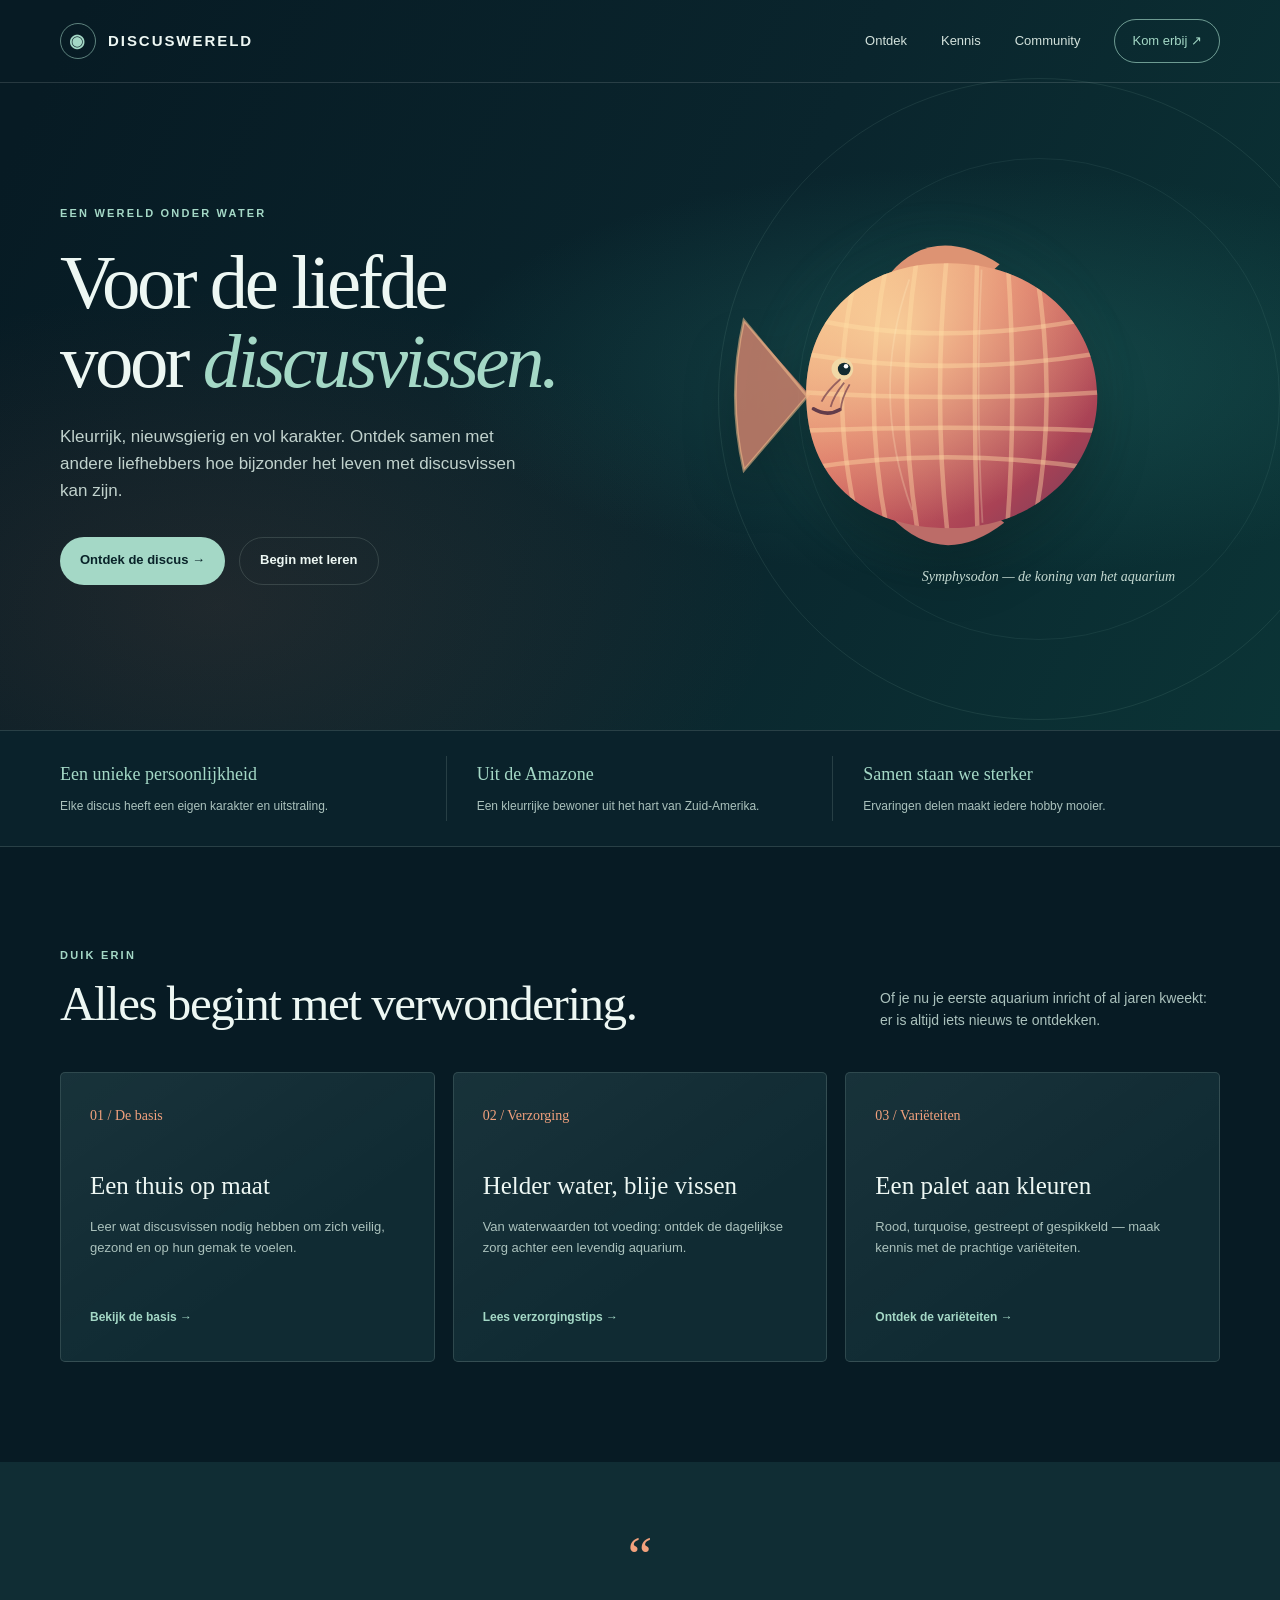
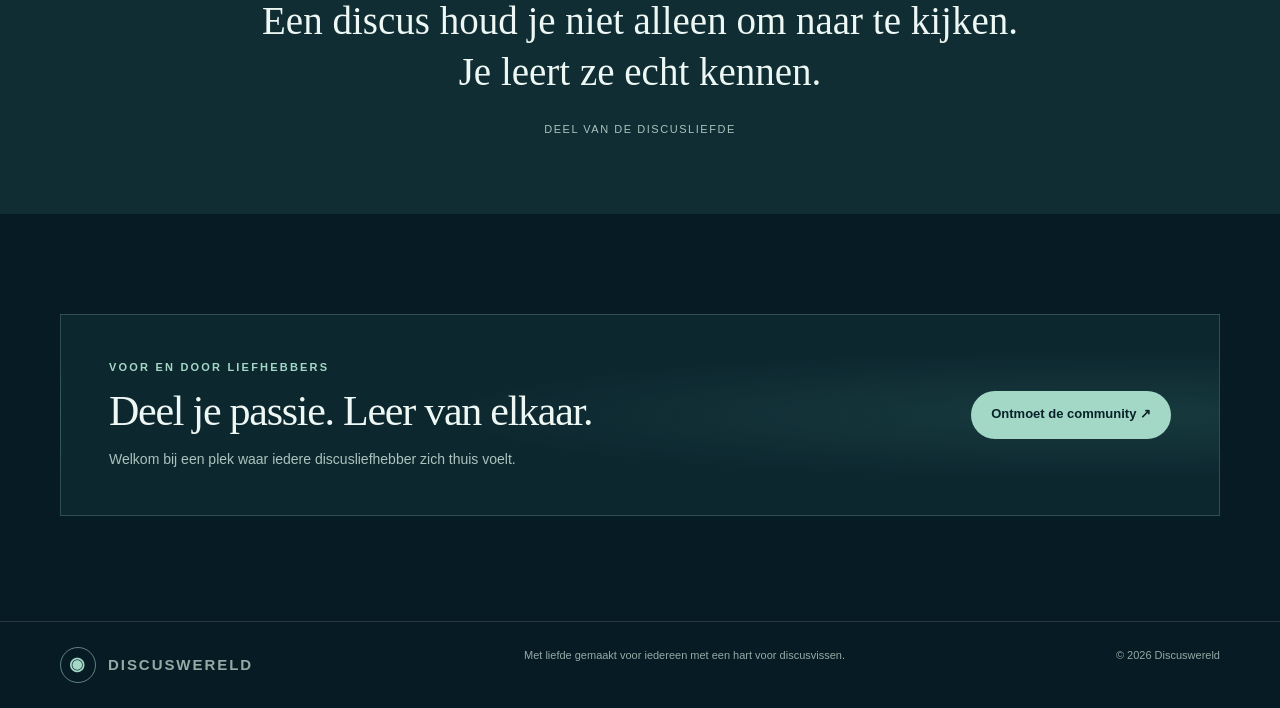
<file: index.html>
<!DOCTYPE html>
<html lang="nl">
<head>
  <meta charset="utf-8">
  <meta name="viewport" content="width=device-width, initial-scale=1">
  <meta name="theme-color" content="#071b24">
  <meta name="description" content="Ontdek de fascinerende wereld van discusvissen. Tips, inspiratie en een warme community voor iedere discusliefhebber.">
  <title>Discuswereld — voor liefhebbers van discusvissen</title>
  <style>
    :root {
      color-scheme: dark;
      --ink: #edf7f3;
      --muted: #abc2bd;
      --deep: #071b24;
      --panel: #102b33;
      --mint: #a4d8c6;
      --coral: #f2a17d;
      --line: rgba(222, 244, 235, .14);
      --serif: Georgia, 'Times New Roman', serif;
      --sans: 'Avenir Next', Avenir, 'Segoe UI', sans-serif;
    }
    * { box-sizing: border-box; }
    html { scroll-behavior: smooth; }
    body { margin: 0; background: var(--deep); color: var(--ink); font-family: var(--sans); line-height: 1.6; }
    a { color: inherit; text-decoration: none; }
    .wrap { width: min(1160px, calc(100% - 48px)); margin-inline: auto; }
    .topbar { position: absolute; z-index: 2; top: 0; left: 0; right: 0; border-bottom: 1px solid rgba(255,255,255,.13); }
    .nav { min-height: 82px; display: flex; align-items: center; justify-content: space-between; gap: 30px; }
    .brand { display: flex; align-items: center; gap: 12px; font-size: 15px; font-weight: 750; letter-spacing: .13em; text-transform: uppercase; }
    .brand-mark { width: 36px; height: 36px; display: grid; place-items: center; border: 1px solid rgba(164,216,198,.55); border-radius: 50%; color: var(--mint); font-size: 18px; }
    .nav-links { display: flex; align-items: center; gap: 34px; color: #d3e2dc; font-size: 13px; }
    .nav-links a:hover { color: var(--mint); }
    .nav-cta { padding: 11px 17px; border: 1px solid rgba(164,216,198,.65); border-radius: 999px; color: var(--mint); }
    .hero { min-height: 730px; padding: 150px 0 90px; position: relative; overflow: hidden; display: flex; align-items: center; background: radial-gradient(ellipse at 76% 51%, rgba(35,111,105,.42), transparent 39%), radial-gradient(ellipse at 17% 83%, rgba(170,92,73,.14), transparent 37%), linear-gradient(115deg, #071b24 5%, #0a252d 55%, #0b3436 100%); }
    .hero::before, .hero::after { content: ''; position: absolute; pointer-events: none; border: 1px solid rgba(164,216,198,.1); border-radius: 50%; width: 640px; height: 640px; right: -80px; top: 78px; }
    .hero::after { width: 480px; height: 480px; right: 0; top: 158px; border-color: rgba(164,216,198,.08); }
    .hero-grid { position: relative; z-index: 1; display: grid; grid-template-columns: 1fr 1fr; align-items: center; gap: 40px; }
    .eyebrow { color: var(--mint); font-size: 11px; font-weight: 700; letter-spacing: .2em; text-transform: uppercase; }
    h1, h2, h3, p { margin-top: 0; }
    h1 { max-width: 600px; margin: 20px 0 22px; font-family: var(--serif); font-size: clamp(48px, 6vw, 78px); font-weight: 400; letter-spacing: -.045em; line-height: 1.03; }
    h1 em { color: var(--mint); font-weight: 400; }
    .hero-copy { max-width: 480px; color: #c1d2cd; font-size: 17px; }
    .actions { display: flex; gap: 14px; align-items: center; margin-top: 32px; }
    .button { display: inline-flex; align-items: center; justify-content: center; min-height: 48px; padding: 0 20px; border-radius: 999px; font-size: 13px; font-weight: 700; transition: transform .2s, background .2s; }
    .button:hover { transform: translateY(-2px); }
    .button-primary { background: var(--mint); color: #092329; }
    .button-secondary { border: 1px solid var(--line); color: var(--ink); }
    .fish-stage { min-height: 420px; position: relative; display: grid; place-items: center; }
    .aqua-glow { position: absolute; width: 390px; height: 390px; border-radius: 50%; background: radial-gradient(circle, rgba(117,194,172,.2), rgba(33,103,103,.09) 48%, transparent 70%); filter: blur(5px); }
    .fish { width: min(100%, 470px); position: relative; filter: drop-shadow(0 26px 26px rgba(0,0,0,.24)); animation: drift 6s ease-in-out infinite; }
    @keyframes drift { 0%,100% { transform: translateY(0) rotate(-1deg); } 50% { transform: translateY(-12px) rotate(1deg); } }
    .fish-caption { position: absolute; bottom: 17px; right: 8%; color: #c6dbd3; font-family: var(--serif); font-size: 14px; font-style: italic; }
    .intro-strip { border-top: 1px solid var(--line); border-bottom: 1px solid var(--line); background: #0a222b; }
    .strip-grid { display: grid; grid-template-columns: repeat(3, 1fr); padding: 25px 0; }
    .strip-item { padding: 4px 30px; border-right: 1px solid var(--line); }
    .strip-item:first-child { padding-left: 0; }
    .strip-item:last-child { border: 0; }
    .strip-item strong { display: block; margin-bottom: 3px; color: var(--mint); font-family: var(--serif); font-size: 18px; font-weight: 400; }
    .strip-item span { color: var(--muted); font-size: 12px; }
    section { padding: 100px 0; }
    .section-heading { display: flex; justify-content: space-between; align-items: end; gap: 30px; margin-bottom: 40px; }
    h2 { max-width: 590px; margin: 12px 0 0; font-family: var(--serif); font-size: clamp(34px, 4vw, 49px); font-weight: 400; letter-spacing: -.03em; line-height: 1.12; }
    .section-note { max-width: 340px; margin: 0; color: var(--muted); font-size: 14px; }
    .cards { display: grid; grid-template-columns: repeat(3, 1fr); gap: 18px; }
    .card { min-height: 290px; padding: 29px; border: 1px solid var(--line); border-radius: 5px; background: linear-gradient(145deg, rgba(255,255,255,.035), transparent 64%), var(--panel); transition: transform .2s, border-color .2s; }
    .card:hover { transform: translateY(-4px); border-color: rgba(164,216,198,.46); }
    .card-number { color: var(--coral); font-family: var(--serif); font-size: 14px; }
    .card h3 { margin: 39px 0 11px; font-family: var(--serif); font-size: 25px; font-weight: 400; }
    .card p { min-height: 66px; margin-bottom: 20px; color: var(--muted); font-size: 13px; }
    .card-link { color: var(--mint); font-size: 12px; font-weight: 700; }
    .quote-section { padding: 73px 0; background: #102d34; }
    .quote { max-width: 840px; margin: 0 auto; text-align: center; }
    .quote-mark { color: var(--coral); font-family: var(--serif); font-size: 55px; line-height: .8; }
    blockquote { margin: 17px 0 18px; font-family: var(--serif); font-size: clamp(25px, 3.4vw, 39px); line-height: 1.3; }
    .quote small { color: var(--muted); font-size: 11px; letter-spacing: .14em; text-transform: uppercase; }
    .community { padding-bottom: 105px; }
    .community-panel { display: flex; justify-content: space-between; align-items: center; gap: 35px; padding: 44px 48px; border: 1px solid rgba(164,216,198,.22); background: radial-gradient(ellipse at 90% 50%, rgba(67,140,126,.19), transparent 45%), #0d272f; }
    .community-panel h2 { max-width: 580px; font-size: clamp(30px, 4vw, 42px); }
    .community-panel p { margin: 13px 0 0; color: var(--muted); font-size: 14px; }
    footer { border-top: 1px solid var(--line); padding: 25px 0; color: #93aaa5; font-size: 11px; }
    .footer-inner { display: flex; justify-content: space-between; gap: 20px; }
    @media (max-width: 760px) {
      .wrap { width: min(100% - 36px, 560px); }
      .nav { min-height: 70px; }
      .nav-links { gap: 16px; }
      .nav-links a:not(.nav-cta) { display: none; }
      .hero { min-height: auto; padding: 130px 0 55px; }
      .hero-grid { grid-template-columns: 1fr; gap: 10px; }
      h1 { font-size: clamp(48px, 13vw, 68px); }
      .fish-stage { min-height: 300px; }
      .fish { width: min(100%, 390px); }
      .aqua-glow { width: 300px; height: 300px; }
      .fish-caption { bottom: 0; right: 12%; }
      .strip-grid { grid-template-columns: 1fr; gap: 16px; padding: 21px 0; }
      .strip-item, .strip-item:first-child { padding: 0; border: 0; }
      section { padding: 72px 0; }
      .section-heading { display: block; }
      .section-note { margin-top: 17px; }
      .cards { grid-template-columns: 1fr; }
      .card { min-height: 0; }
      .card h3 { margin-top: 24px; }
      .card p { min-height: 0; }
      .community-panel { display: block; padding: 30px 25px; }
      .community-panel .button { margin-top: 22px; }
      .footer-inner { flex-direction: column; }
    }
    @media (prefers-reduced-motion: reduce) { *, *::before, *::after { scroll-behavior: auto !important; animation-duration: .01ms !important; transition-duration: .01ms !important; } }
  </style>
</head>
<body>
  <header class="topbar">
    <nav class="nav wrap" aria-label="Hoofdnavigatie">
      <a class="brand" href="#home" aria-label="Discuswereld startpagina"><span class="brand-mark" aria-hidden="true">◉</span> Discuswereld</a>
      <div class="nav-links">
        <a href="#ontdek">Ontdek</a>
        <a href="#kennis">Kennis</a>
        <a href="#community">Community</a>
        <a class="nav-cta" href="#community">Kom erbij <span aria-hidden="true">↗</span></a>
      </div>
    </nav>
  </header>

  <main>
    <section class="hero" id="home">
      <div class="hero-grid wrap">
        <div>
          <div class="eyebrow">Een wereld onder water</div>
          <h1>Voor de liefde<br>voor <em>discusvissen.</em></h1>
          <p class="hero-copy">Kleurrijk, nieuwsgierig en vol karakter. Ontdek samen met andere liefhebbers hoe bijzonder het leven met discusvissen kan zijn.</p>
          <div class="actions">
            <a class="button button-primary" href="#ontdek">Ontdek de discus <span aria-hidden="true">&nbsp;→</span></a>
            <a class="button button-secondary" href="#kennis">Begin met leren</a>
          </div>
        </div>
        <div class="fish-stage" aria-label="Illustratie van een kleurrijke discusvis">
          <div class="aqua-glow"></div>
          <svg class="fish" viewBox="0 0 520 390" role="img" aria-labelledby="fish-title">
            <title id="fish-title">Kleurrijke discusvis in het water</title>
            <defs>
              <linearGradient id="body" x1="0" y1="0" x2="1" y2="1"><stop stop-color="#f7bc84"/><stop offset=".42" stop-color="#d96d62"/><stop offset=".78" stop-color="#a94255"/><stop offset="1" stop-color="#713c5b"/></linearGradient>
              <radialGradient id="shine" cx=".3" cy=".24" r=".75"><stop stop-color="#ffe5a7" stop-opacity=".72"/><stop offset="1" stop-color="#ffe5a7" stop-opacity="0"/></radialGradient>
              <clipPath id="fishclip"><path d="M112 195C112 104 177 48 270 49c97 0 163 66 164 146 1 78-64 146-162 147-96 1-160-54-160-147Z"/></clipPath>
            </defs>
            <path d="M115 194 43 112q-19 83 0 166l72-84Z" fill="#d78670" opacity=".8"/>
            <path d="M204 61Q253 4 326 50l-25 23-63 2Z" fill="#dd9373"/>
            <path d="M205 329q57 60 126 7l-30-24-61-1Z" fill="#bc6c68"/>
            <path d="M112 195C112 104 177 48 270 49c97 0 163 66 164 146 1 78-64 146-162 147-96 1-160-54-160-147Z" fill="url(#body)"/>
            <g clip-path="url(#fishclip)" fill="none" stroke="#ffd6a2" stroke-opacity=".42" stroke-width="5">
              <path d="M174 36q-45 150 0 321M205 31q-37 160 0 330M238 22q-30 170 0 340M270 18q-20 177 0 345M302 23q-7 170 0 336M334 34q12 159 0 313M366 53q24 145 0 274"/>
              <path d="M95 105q164 43 356 0M87 145q180 35 370 0M84 190q190 14 378 0M87 235q179-8 369 0M99 278q166-29 344 0"/>
            </g>
            <path d="M112 195C112 104 177 48 270 49c97 0 163 66 164 146 1 78-64 146-162 147-96 1-160-54-160-147Z" fill="url(#shine)"/>
            <path d="M112 195 43 112q-19 83 0 166l72-84Z" fill="none" stroke="#f2bd8c" stroke-opacity=".55" stroke-width="3"/>
            <circle cx="152" cy="166" r="12" fill="#f1d8a6"/><circle cx="154" cy="166" r="7" fill="#122b30"/><circle cx="156" cy="163" r="2.5" fill="white"/>
            <path d="M120 210q15 9 29 1" fill="none" stroke="#623c4a" stroke-width="4" stroke-linecap="round"/>
            <path d="M150 177q-15 13-21 25m25-21q-12 15-15 27m21-25q-9 15-10 29" fill="none" stroke="#733f4d" stroke-opacity=".7" stroke-width="2"/>
            <path d="M226 67q-44 125 3 255m77-266q-7 144 1 280" fill="none" stroke="#fff0c1" stroke-opacity=".25" stroke-width="2"/>
          </svg>
          <div class="fish-caption">Symphysodon — de koning van het aquarium</div>
        </div>
      </div>
    </section>

    <div class="intro-strip">
      <div class="strip-grid wrap">
        <div class="strip-item"><strong>Een unieke persoonlijkheid</strong><span>Elke discus heeft een eigen karakter en uitstraling.</span></div>
        <div class="strip-item"><strong>Uit de Amazone</strong><span>Een kleurrijke bewoner uit het hart van Zuid-Amerika.</span></div>
        <div class="strip-item"><strong>Samen staan we sterker</strong><span>Ervaringen delen maakt iedere hobby mooier.</span></div>
      </div>
    </div>

    <section id="ontdek">
      <div class="wrap">
        <div class="section-heading">
          <div><div class="eyebrow">Duik erin</div><h2>Alles begint met verwondering.</h2></div>
          <p class="section-note">Of je nu je eerste aquarium inricht of al jaren kweekt: er is altijd iets nieuws te ontdekken.</p>
        </div>
        <div class="cards" id="kennis">
          <article class="card"><span class="card-number">01 / De basis</span><h3>Een thuis op maat</h3><p>Leer wat discusvissen nodig hebben om zich veilig, gezond en op hun gemak te voelen.</p><a class="card-link" href="#community">Bekijk de basis <span aria-hidden="true">→</span></a></article>
          <article class="card"><span class="card-number">02 / Verzorging</span><h3>Helder water, blije vissen</h3><p>Van waterwaarden tot voeding: ontdek de dagelijkse zorg achter een levendig aquarium.</p><a class="card-link" href="#community">Lees verzorgingstips <span aria-hidden="true">→</span></a></article>
          <article class="card"><span class="card-number">03 / Variëteiten</span><h3>Een palet aan kleuren</h3><p>Rood, turquoise, gestreept of gespikkeld — maak kennis met de prachtige variëteiten.</p><a class="card-link" href="#community">Ontdek de variëteiten <span aria-hidden="true">→</span></a></article>
        </div>
      </div>
    </section>

    <section class="quote-section">
      <div class="quote wrap"><div class="quote-mark" aria-hidden="true">“</div><blockquote>Een discus houd je niet alleen om naar te kijken.<br>Je leert ze echt kennen.</blockquote><small>Deel van de discusliefde</small></div>
    </section>

    <section class="community" id="community">
      <div class="community-panel wrap">
        <div><div class="eyebrow">Voor en door liefhebbers</div><h2>Deel je passie. Leer van elkaar.</h2><p>Welkom bij een plek waar iedere discusliefhebber zich thuis voelt.</p></div>
        <a class="button button-primary" href="mailto:hallo@discuswereld.nl?subject=Ik%20wil%20meer%20weten">Ontmoet de community <span aria-hidden="true">&nbsp;↗</span></a>
      </div>
    </section>
  </main>

  <footer><div class="footer-inner wrap"><a class="brand" href="#home"><span class="brand-mark" aria-hidden="true">◉</span> Discuswereld</a><span>Met liefde gemaakt voor iedereen met een hart voor discusvissen.</span><span>© 2026 Discuswereld</span></div></footer>
</body>
</html>
</file>
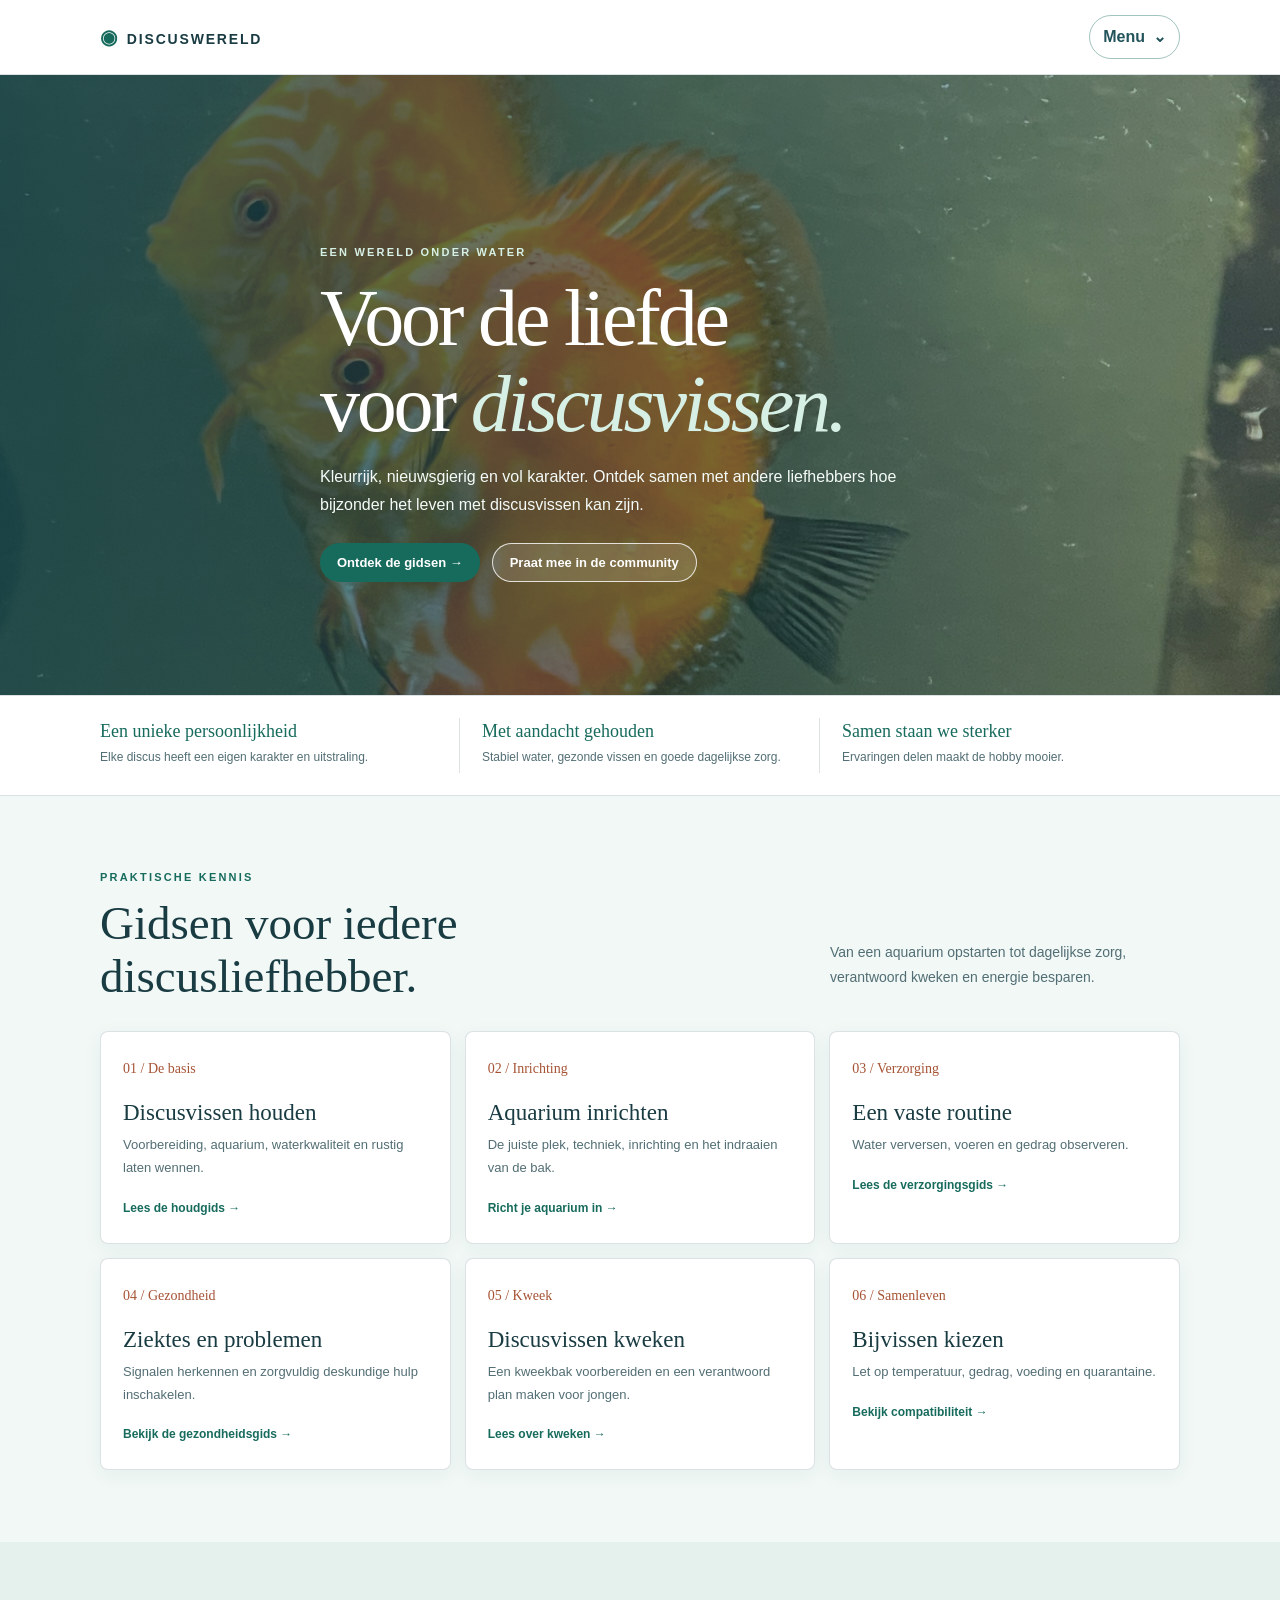
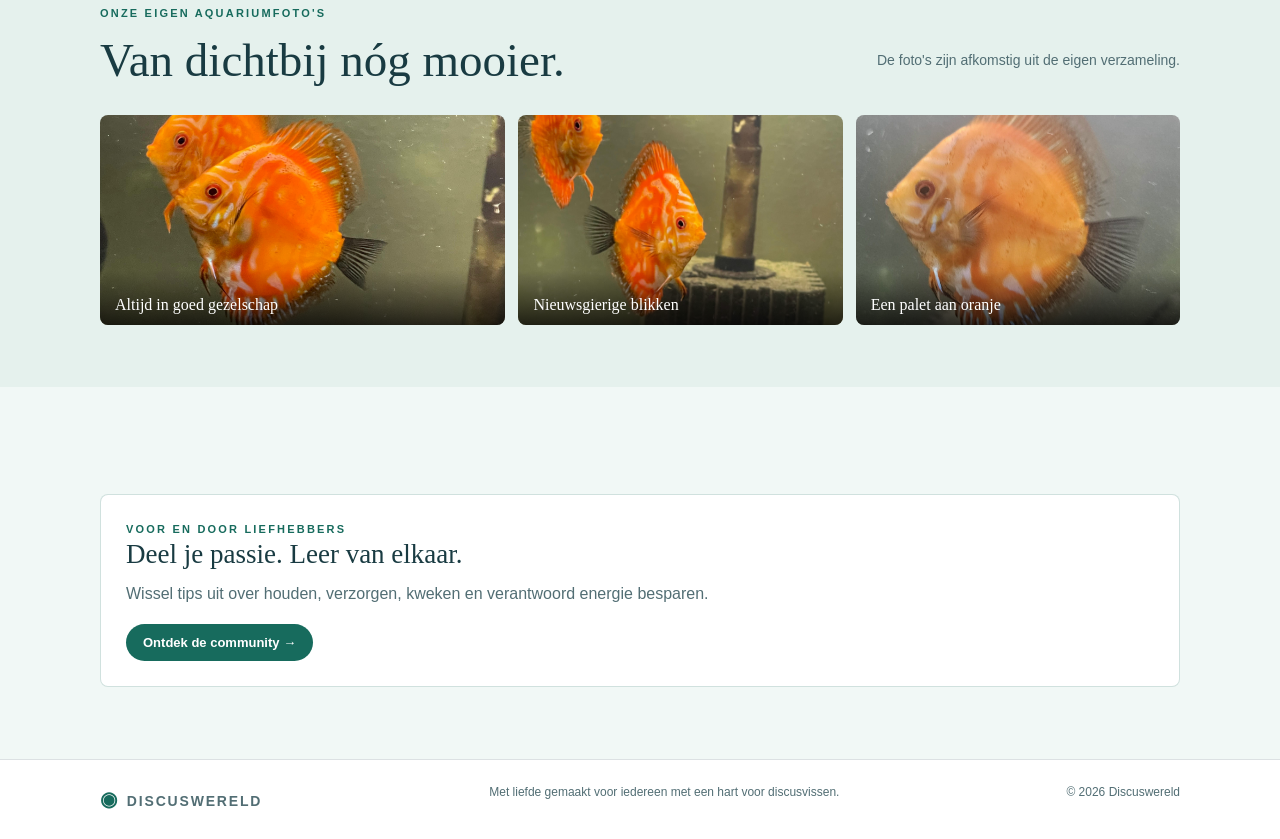
<file: Public/index.html>
<!DOCTYPE html><html lang="nl"><head><meta charset="utf-8"><meta name="viewport" content="width=device-width, initial-scale=1"><meta name="description" content="Discuswereld: praktische informatie over discusvissen houden, aquarium inrichten, verzorgen, gezondheid, kweken en bijvissen."><meta name="theme-color" content="#f1f8f6"><title>Discuswereld — voor liefhebbers van discusvissen</title><link rel="stylesheet" href="site.css"></head><body><header class="topbar"><nav class="nav wrap" aria-label="Hoofdnavigatie"><a class="brand" href="index.html"><b>◉</b>Discuswereld</a><details class="nav-menu"><summary>Menu</summary><div class="nav-menu-items"><a href="index.html">Home</a><a href="houden.html">Houden</a><a href="aquarium-inrichten.html">Aquarium inrichten</a><a href="verzorging.html">Verzorging</a><a href="ziektes-problemen.html">Gezondheid</a><a href="kweken.html">Kweken</a><a href="bijvissen.html">Bijvissen</a><a href="discussieruimte.html">Discussieruimte</a><a href="community.html">Community</a></div></details></nav></header><main style="padding:0"><section class="home-hero"><div class="wrap home-copy"><div class="eyebrow">Een wereld onder water</div><h1>Voor de liefde<br>voor <em>discusvissen.</em></h1><p class="hero-copy">Kleurrijk, nieuwsgierig en vol karakter. Ontdek samen met andere liefhebbers hoe bijzonder het leven met discusvissen kan zijn.</p><div class="actions"><a class="button" href="#gidsen">Ontdek de gidsen →</a><a class="button button-outline" href="community.html">Praat mee in de community</a></div></div></section><div class="intro-strip"><div class="strip-grid wrap"><div class="strip-item"><strong>Een unieke persoonlijkheid</strong><span>Elke discus heeft een eigen karakter en uitstraling.</span></div><div class="strip-item"><strong>Met aandacht gehouden</strong><span>Stabiel water, gezonde vissen en goede dagelijkse zorg.</span></div><div class="strip-item"><strong>Samen staan we sterker</strong><span>Ervaringen delen maakt de hobby mooier.</span></div></div></div><section class="content-section" id="gidsen"><div class="wrap"><div class="section-heading"><div><div class="eyebrow">Praktische kennis</div><h2>Gidsen voor iedere discusliefhebber.</h2></div><p class="section-note">Van een aquarium opstarten tot dagelijkse zorg, verantwoord kweken en energie besparen.</p></div><div class="cards"><article class="card"><span class="card-number">01 / De basis</span><h3>Discusvissen houden</h3><p>Voorbereiding, aquarium, waterkwaliteit en rustig laten wennen.</p><a class="card-link" href="houden.html">Lees de houdgids →</a></article><article class="card"><span class="card-number">02 / Inrichting</span><h3>Aquarium inrichten</h3><p>De juiste plek, techniek, inrichting en het indraaien van de bak.</p><a class="card-link" href="aquarium-inrichten.html">Richt je aquarium in →</a></article><article class="card"><span class="card-number">03 / Verzorging</span><h3>Een vaste routine</h3><p>Water verversen, voeren en gedrag observeren.</p><a class="card-link" href="verzorging.html">Lees de verzorgingsgids →</a></article><article class="card"><span class="card-number">04 / Gezondheid</span><h3>Ziektes en problemen</h3><p>Signalen herkennen en zorgvuldig deskundige hulp inschakelen.</p><a class="card-link" href="ziektes-problemen.html">Bekijk de gezondheidsgids →</a></article><article class="card"><span class="card-number">05 / Kweek</span><h3>Discusvissen kweken</h3><p>Een kweekbak voorbereiden en een verantwoord plan maken voor jongen.</p><a class="card-link" href="kweken.html">Lees over kweken →</a></article><article class="card"><span class="card-number">06 / Samenleven</span><h3>Bijvissen kiezen</h3><p>Let op temperatuur, gedrag, voeding en quarantaine.</p><a class="card-link" href="bijvissen.html">Bekijk compatibiliteit →</a></article></div></div></section><section class="gallery-section"><div class="wrap"><div class="section-heading"><div><div class="eyebrow">Onze eigen aquariumfoto's</div><h2>Van dichtbij nóg mooier.</h2></div><p class="section-note">De foto's zijn afkomstig uit de eigen verzameling.</p></div><div class="gallery-grid"><figure class="gallery-figure"><img src="./images/WhatsApp%20Image%202026-10-30%20at%2021.24.17%20(1).jpeg" alt="Twee oranje discusvissen zwemmen samen" loading="lazy"><figcaption>Altijd in goed gezelschap</figcaption></figure><figure class="gallery-figure"><img src="./images/WhatsApp%20Image%202026-10-30%20at%2021.24.17%20(2).jpeg" alt="Oranje discusvissen in een aquarium" loading="lazy"><figcaption>Nieuwsgierige blikken</figcaption></figure><figure class="gallery-figure"><img src="./images/WhatsApp%20Image%202026-10-30%20at%2021.24.17%20(3).jpeg" alt="Close-up van een oranje discusvis" loading="lazy"><figcaption>Een palet aan oranje</figcaption></figure></div></div></section><section class="content-section"><div class="wrap community-callout"><div class="eyebrow">Voor en door liefhebbers</div><h2>Deel je passie. Leer van elkaar.</h2><p>Wissel tips uit over houden, verzorgen, kweken en verantwoord energie besparen.</p><a class="button" href="community.html">Ontdek de community →</a></div></section></main><footer><div class="footer-inner wrap"><a class="brand" href="index.html"><b>◉</b>Discuswereld</a><span>Met liefde gemaakt voor iedereen met een hart voor discusvissen.</span><span>© 2026 Discuswereld</span></div></footer></body></html>
</file>
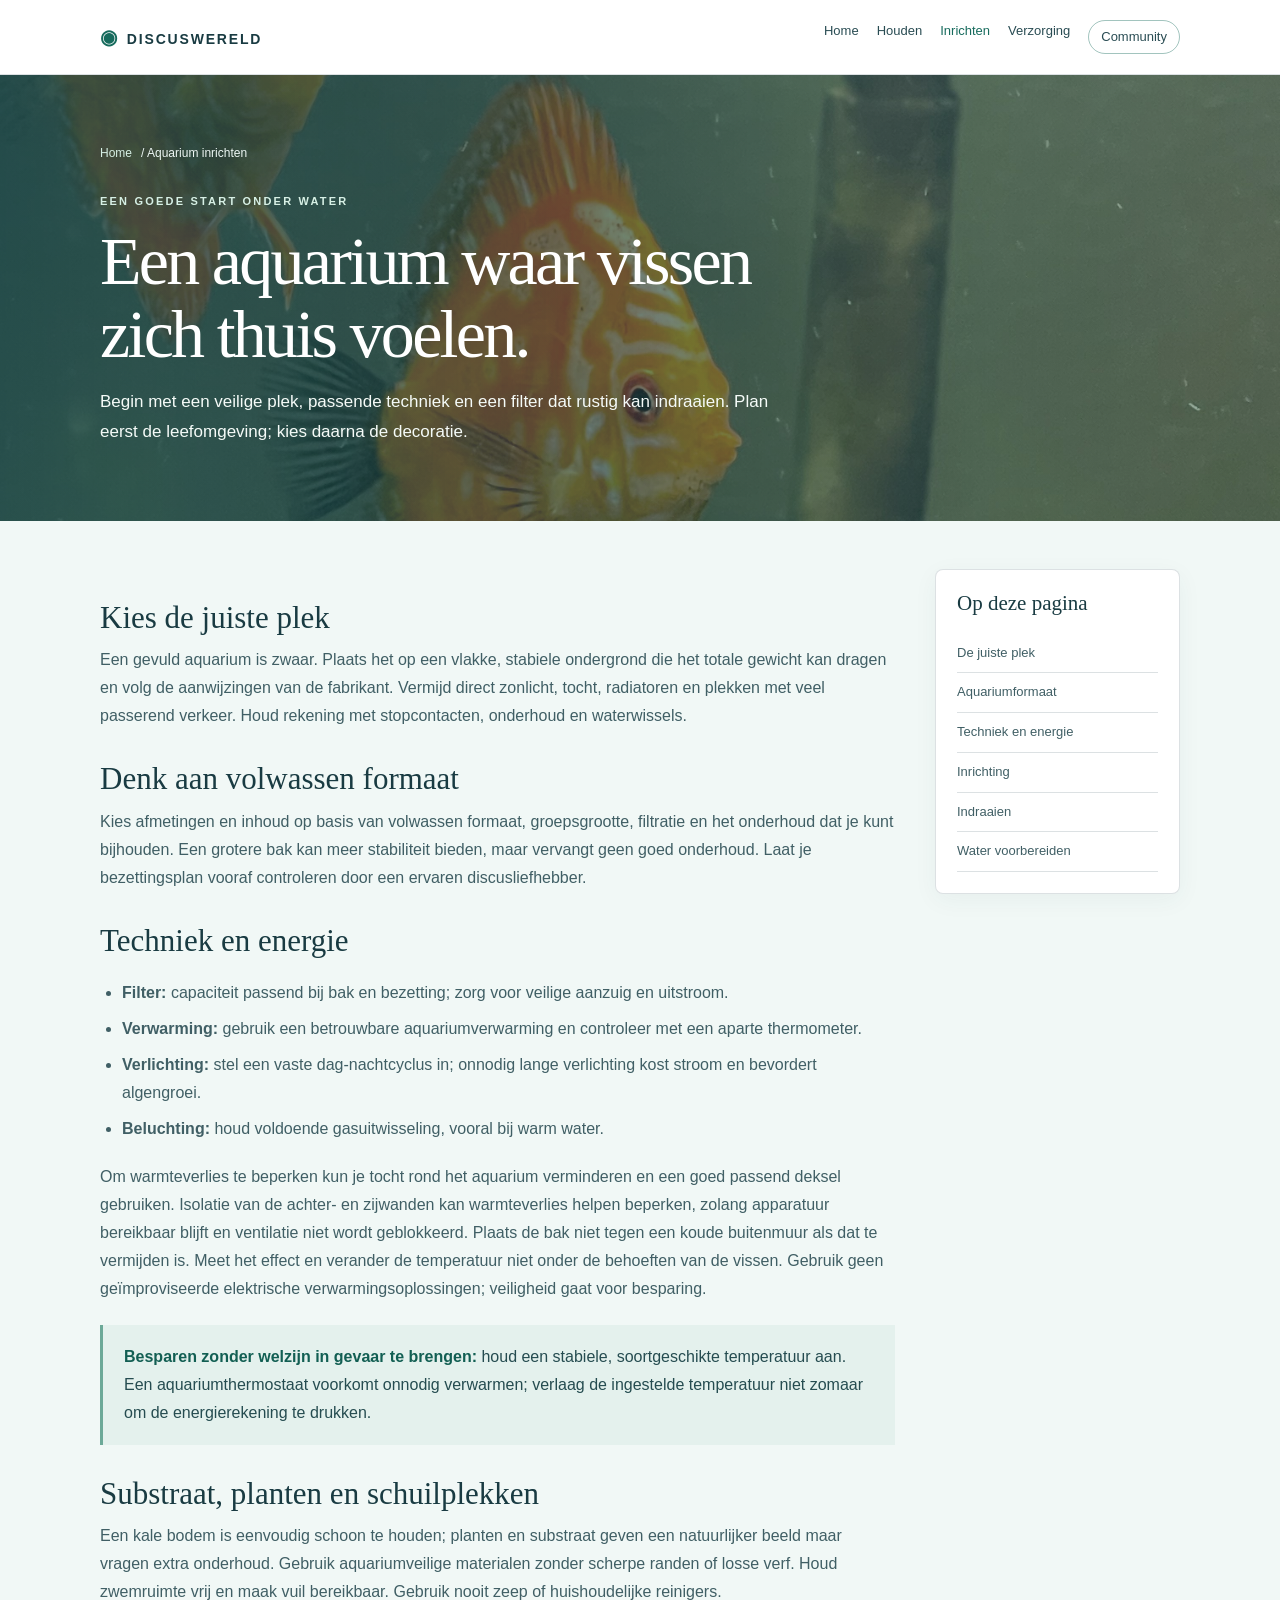
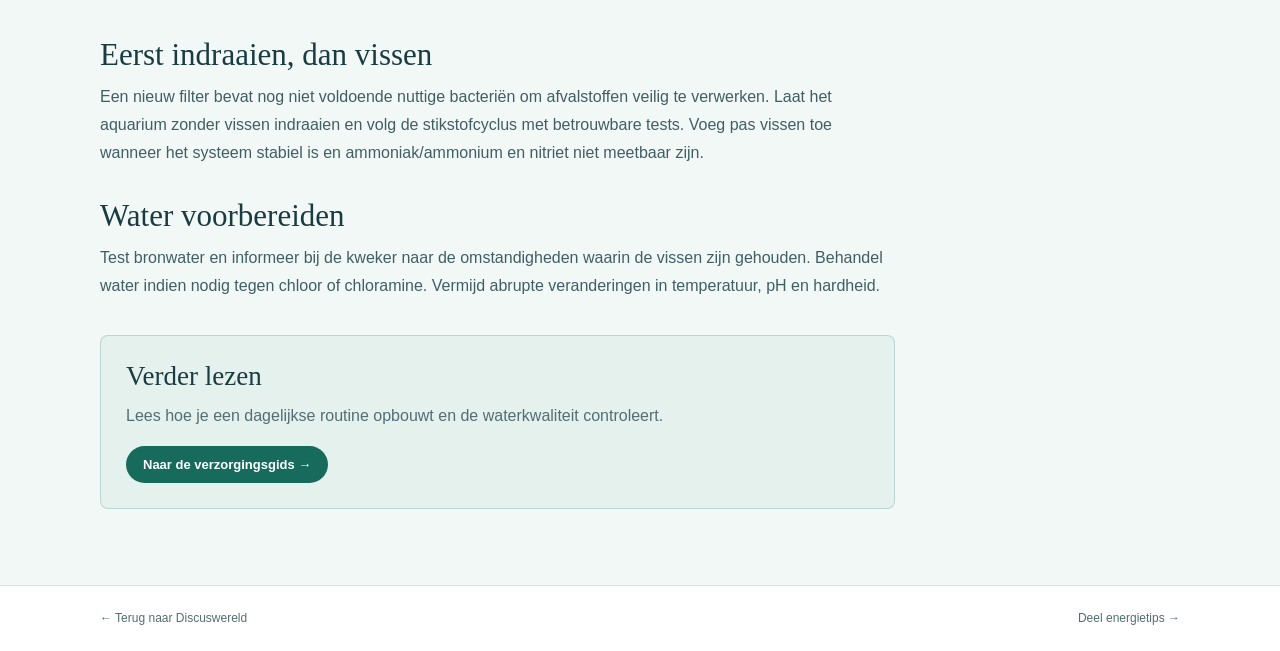
<file: Public/aquarium-inrichten.html>
<!DOCTYPE html><html lang="nl"><head><meta charset="utf-8"><meta name="viewport" content="width=device-width, initial-scale=1"><meta name="description" content="Tips voor een discus aquarium inrichten: plek, techniek, filter indraaien, decoratie en energieverbruik."><title>Aquarium inrichten — Discuswereld</title><link rel="stylesheet" href="site.css"></head><body><header class="topbar"><nav class="nav wrap"><a class="brand" href="index.html"><b>◉</b>Discuswereld</a><div class="navlinks"><a href="index.html">Home</a><a href="houden.html">Houden</a><a class="active" href="aquarium-inrichten.html">Inrichten</a><a href="verzorging.html">Verzorging</a><a class="join" href="community.html">Community</a></div></nav></header><section class="hero"><div class="wrap"><div class="crumb"><a href="index.html">Home</a> / Aquarium inrichten</div><div class="eyebrow">Een goede start onder water</div><h1>Een aquarium waar vissen zich thuis voelen.</h1><p>Begin met een veilige plek, passende techniek en een filter dat rustig kan indraaien. Plan eerst de leefomgeving; kies daarna de decoratie.</p></div></section><main><div class="wrap layout"><article class="article"><h2 id="plek">Kies de juiste plek</h2><p>Een gevuld aquarium is zwaar. Plaats het op een vlakke, stabiele ondergrond die het totale gewicht kan dragen en volg de aanwijzingen van de fabrikant. Vermijd direct zonlicht, tocht, radiatoren en plekken met veel passerend verkeer. Houd rekening met stopcontacten, onderhoud en waterwissels.</p><h2 id="maat">Denk aan volwassen formaat</h2><p>Kies afmetingen en inhoud op basis van volwassen formaat, groepsgrootte, filtratie en het onderhoud dat je kunt bijhouden. Een grotere bak kan meer stabiliteit bieden, maar vervangt geen goed onderhoud. Laat je bezettingsplan vooraf controleren door een ervaren discusliefhebber.</p><h2 id="techniek">Techniek en energie</h2><ul><li><strong>Filter:</strong> capaciteit passend bij bak en bezetting; zorg voor veilige aanzuig en uitstroom.</li><li><strong>Verwarming:</strong> gebruik een betrouwbare aquariumverwarming en controleer met een aparte thermometer.</li><li><strong>Verlichting:</strong> stel een vaste dag-nachtcyclus in; onnodig lange verlichting kost stroom en bevordert algengroei.</li><li><strong>Beluchting:</strong> houd voldoende gasuitwisseling, vooral bij warm water.</li></ul><p>Om warmteverlies te beperken kun je tocht rond het aquarium verminderen en een goed passend deksel gebruiken. Isolatie van de achter- en zijwanden kan warmteverlies helpen beperken, zolang apparatuur bereikbaar blijft en ventilatie niet wordt geblokkeerd. Plaats de bak niet tegen een koude buitenmuur als dat te vermijden is. Meet het effect en verander de temperatuur niet onder de behoeften van de vissen. Gebruik geen geïmproviseerde elektrische verwarmingsoplossingen; veiligheid gaat voor besparing.</p><div class="callout"><strong>Besparen zonder welzijn in gevaar te brengen:</strong> houd een stabiele, soortgeschikte temperatuur aan. Een aquariumthermostaat voorkomt onnodig verwarmen; verlaag de ingestelde temperatuur niet zomaar om de energierekening te drukken.</div><h2 id="inrichting">Substraat, planten en schuilplekken</h2><p>Een kale bodem is eenvoudig schoon te houden; planten en substraat geven een natuurlijker beeld maar vragen extra onderhoud. Gebruik aquariumveilige materialen zonder scherpe randen of losse verf. Houd zwemruimte vrij en maak vuil bereikbaar. Gebruik nooit zeep of huishoudelijke reinigers.</p><h2 id="indraaien">Eerst indraaien, dan vissen</h2><p>Een nieuw filter bevat nog niet voldoende nuttige bacteriën om afvalstoffen veilig te verwerken. Laat het aquarium zonder vissen indraaien en volg de stikstofcyclus met betrouwbare tests. Voeg pas vissen toe wanneer het systeem stabiel is en ammoniak/ammonium en nitriet niet meetbaar zijn.</p><h2 id="water">Water voorbereiden</h2><p>Test bronwater en informeer bij de kweker naar de omstandigheden waarin de vissen zijn gehouden. Behandel water indien nodig tegen chloor of chloramine. Vermijd abrupte veranderingen in temperatuur, pH en hardheid.</p><div class="related"><h2>Verder lezen</h2><p>Lees hoe je een dagelijkse routine opbouwt en de waterkwaliteit controleert.</p><a class="button" href="verzorging.html">Naar de verzorgingsgids →</a></div></article><aside class="aside"><h2>Op deze pagina</h2><a href="#plek">De juiste plek</a><a href="#maat">Aquariumformaat</a><a href="#techniek">Techniek en energie</a><a href="#inrichting">Inrichting</a><a href="#indraaien">Indraaien</a><a href="#water">Water voorbereiden</a></aside></div></main><footer><div class="foot wrap"><a href="index.html">← Terug naar Discuswereld</a><a href="community.html">Deel energietips →</a></div></footer></body></html>
</file>
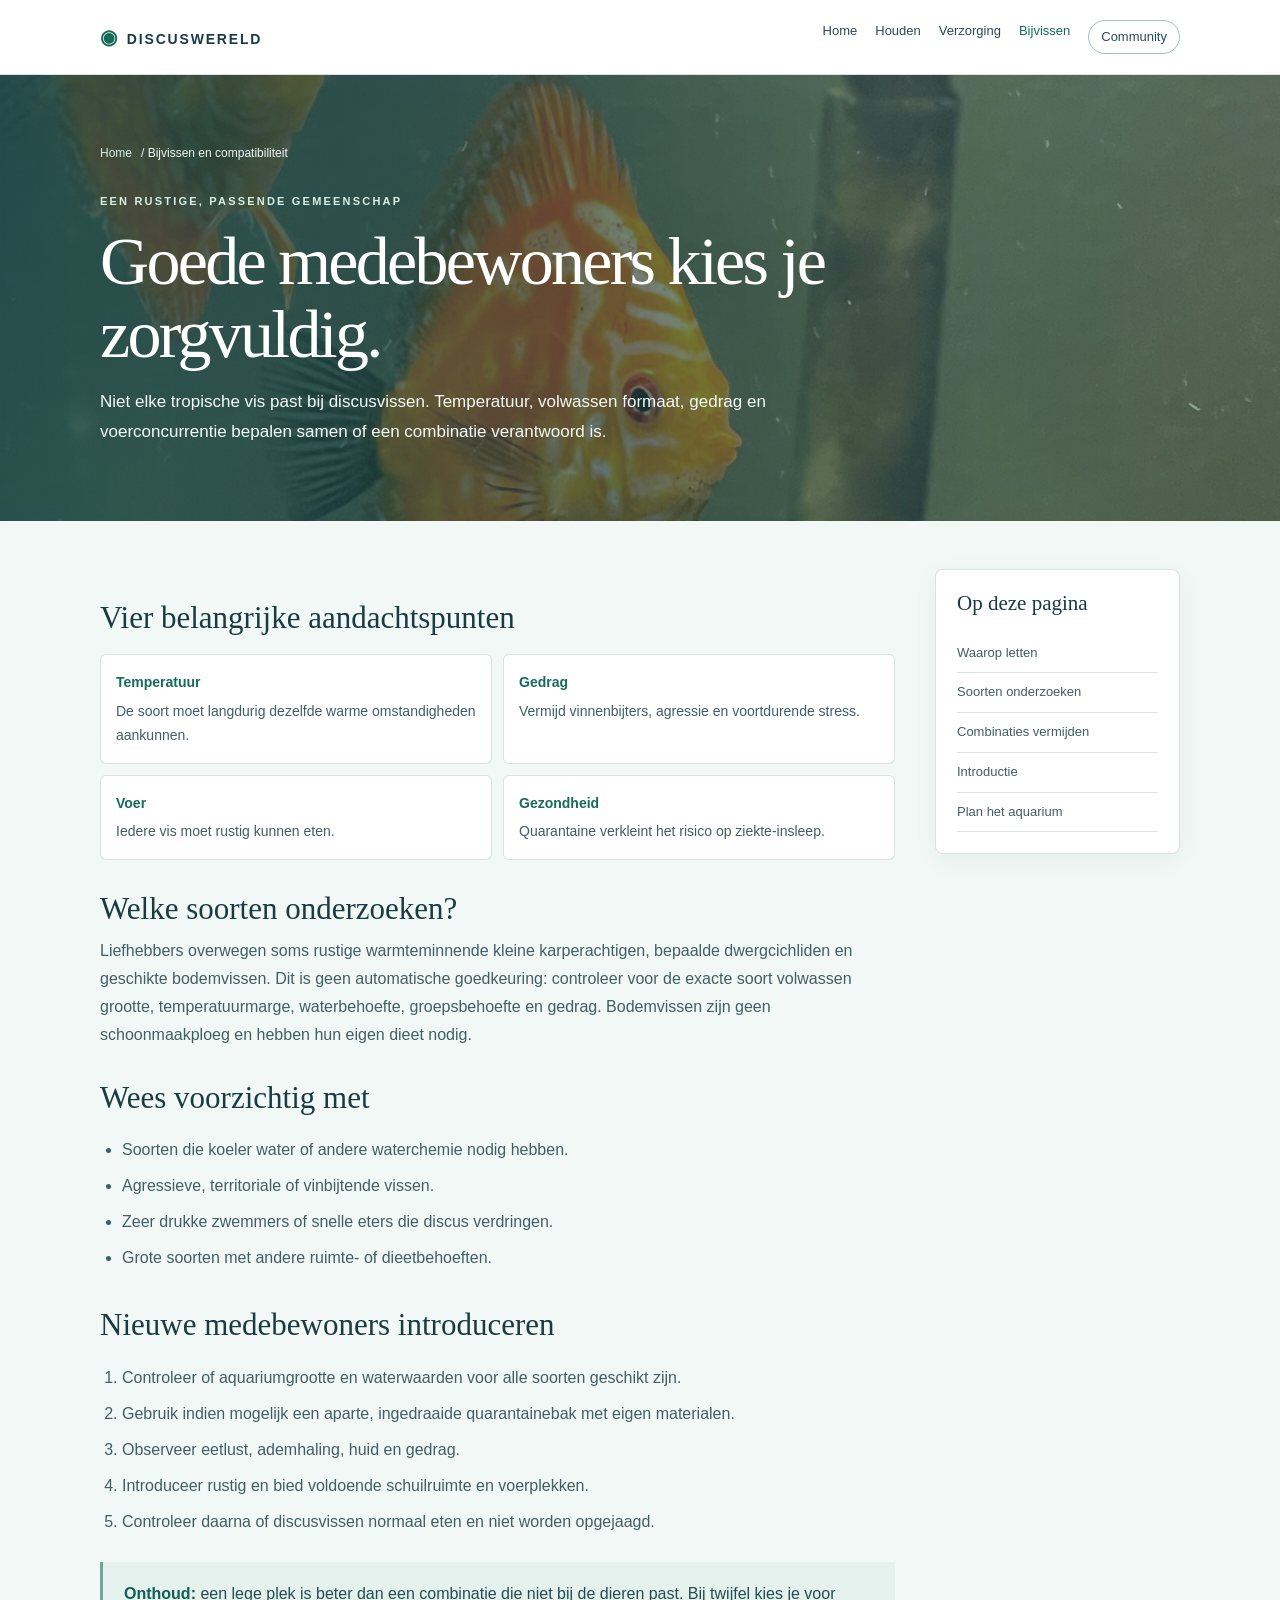
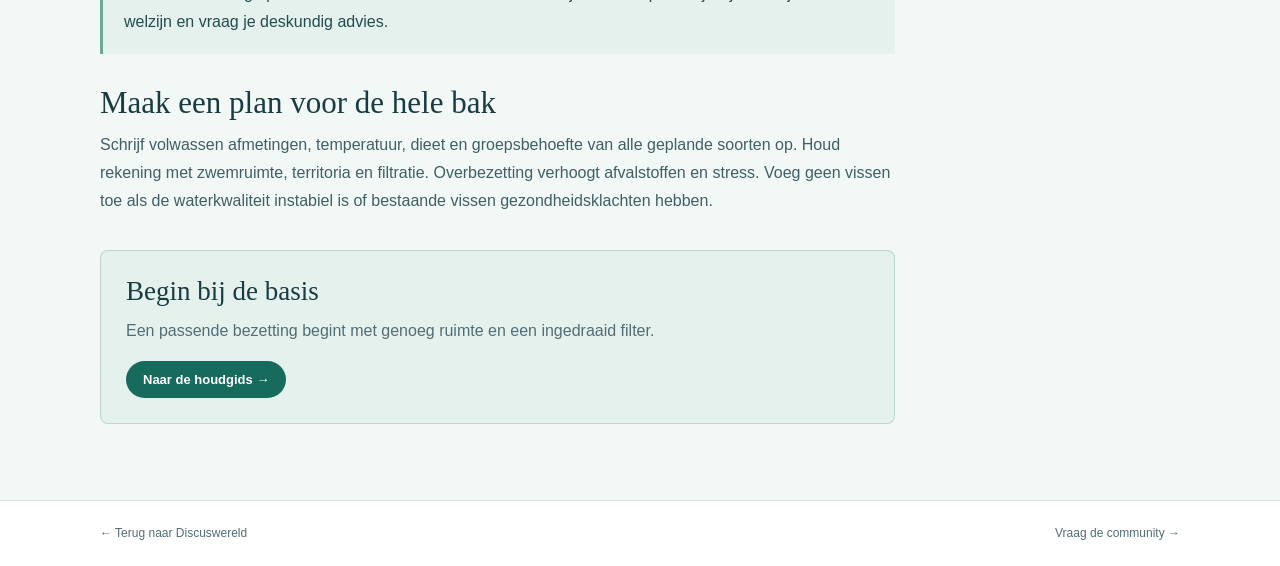
<file: Public/bijvissen.html>
<!DOCTYPE html><html lang="nl"><head><meta charset="utf-8"><meta name="viewport" content="width=device-width, initial-scale=1"><meta name="description" content="Waar let je op bij het kiezen van medebewoners voor discusvissen? Temperatuur, gedrag, voer en quarantaine."><title>Bijvissen en compatibiliteit — Discuswereld</title><link rel="stylesheet" href="site.css"></head><body><header class="topbar"><nav class="nav wrap"><a class="brand" href="index.html"><b>◉</b>Discuswereld</a><div class="navlinks"><a href="index.html">Home</a><a href="houden.html">Houden</a><a href="verzorging.html">Verzorging</a><a class="active" href="bijvissen.html">Bijvissen</a><a class="join" href="community.html">Community</a></div></nav></header><section class="hero"><div class="wrap"><div class="crumb"><a href="index.html">Home</a> / Bijvissen en compatibiliteit</div><div class="eyebrow">Een rustige, passende gemeenschap</div><h1>Goede medebewoners kies je zorgvuldig.</h1><p>Niet elke tropische vis past bij discusvissen. Temperatuur, volwassen formaat, gedrag en voerconcurrentie bepalen samen of een combinatie verantwoord is.</p></div></section><main><div class="wrap layout"><article class="article"><h2 id="criteria">Vier belangrijke aandachtspunten</h2><div class="factors"><div class="factor"><strong>Temperatuur</strong>De soort moet langdurig dezelfde warme omstandigheden aankunnen.</div><div class="factor"><strong>Gedrag</strong>Vermijd vinnenbijters, agressie en voortdurende stress.</div><div class="factor"><strong>Voer</strong>Iedere vis moet rustig kunnen eten.</div><div class="factor"><strong>Gezondheid</strong>Quarantaine verkleint het risico op ziekte-insleep.</div></div><h2 id="mogelijk">Welke soorten onderzoeken?</h2><p>Liefhebbers overwegen soms rustige warmteminnende kleine karperachtigen, bepaalde dwergcichliden en geschikte bodemvissen. Dit is geen automatische goedkeuring: controleer voor de exacte soort volwassen grootte, temperatuurmarge, waterbehoefte, groepsbehoefte en gedrag. Bodemvissen zijn geen schoonmaakploeg en hebben hun eigen dieet nodig.</p><h2 id="vermijden">Wees voorzichtig met</h2><ul><li>Soorten die koeler water of andere waterchemie nodig hebben.</li><li>Agressieve, territoriale of vinbijtende vissen.</li><li>Zeer drukke zwemmers of snelle eters die discus verdringen.</li><li>Grote soorten met andere ruimte- of dieetbehoeften.</li></ul><h2 id="introductie">Nieuwe medebewoners introduceren</h2><ol><li>Controleer of aquariumgrootte en waterwaarden voor alle soorten geschikt zijn.</li><li>Gebruik indien mogelijk een aparte, ingedraaide quarantainebak met eigen materialen.</li><li>Observeer eetlust, ademhaling, huid en gedrag.</li><li>Introduceer rustig en bied voldoende schuilruimte en voerplekken.</li><li>Controleer daarna of discusvissen normaal eten en niet worden opgejaagd.</li></ol><div class="callout"><strong>Onthoud:</strong> een lege plek is beter dan een combinatie die niet bij de dieren past. Bij twijfel kies je voor welzijn en vraag je deskundig advies.</div><h2 id="opstelling">Maak een plan voor de hele bak</h2><p>Schrijf volwassen afmetingen, temperatuur, dieet en groepsbehoefte van alle geplande soorten op. Houd rekening met zwemruimte, territoria en filtratie. Overbezetting verhoogt afvalstoffen en stress. Voeg geen vissen toe als de waterkwaliteit instabiel is of bestaande vissen gezondheidsklachten hebben.</p><div class="related"><h2>Begin bij de basis</h2><p>Een passende bezetting begint met genoeg ruimte en een ingedraaid filter.</p><a class="button" href="houden.html">Naar de houdgids →</a></div></article><aside class="aside"><h2>Op deze pagina</h2><a href="#criteria">Waarop letten</a><a href="#mogelijk">Soorten onderzoeken</a><a href="#vermijden">Combinaties vermijden</a><a href="#introductie">Introductie</a><a href="#opstelling">Plan het aquarium</a></aside></div></main><footer><div class="foot wrap"><a href="index.html">← Terug naar Discuswereld</a><a href="community.html">Vraag de community →</a></div></footer></body></html>
</file>
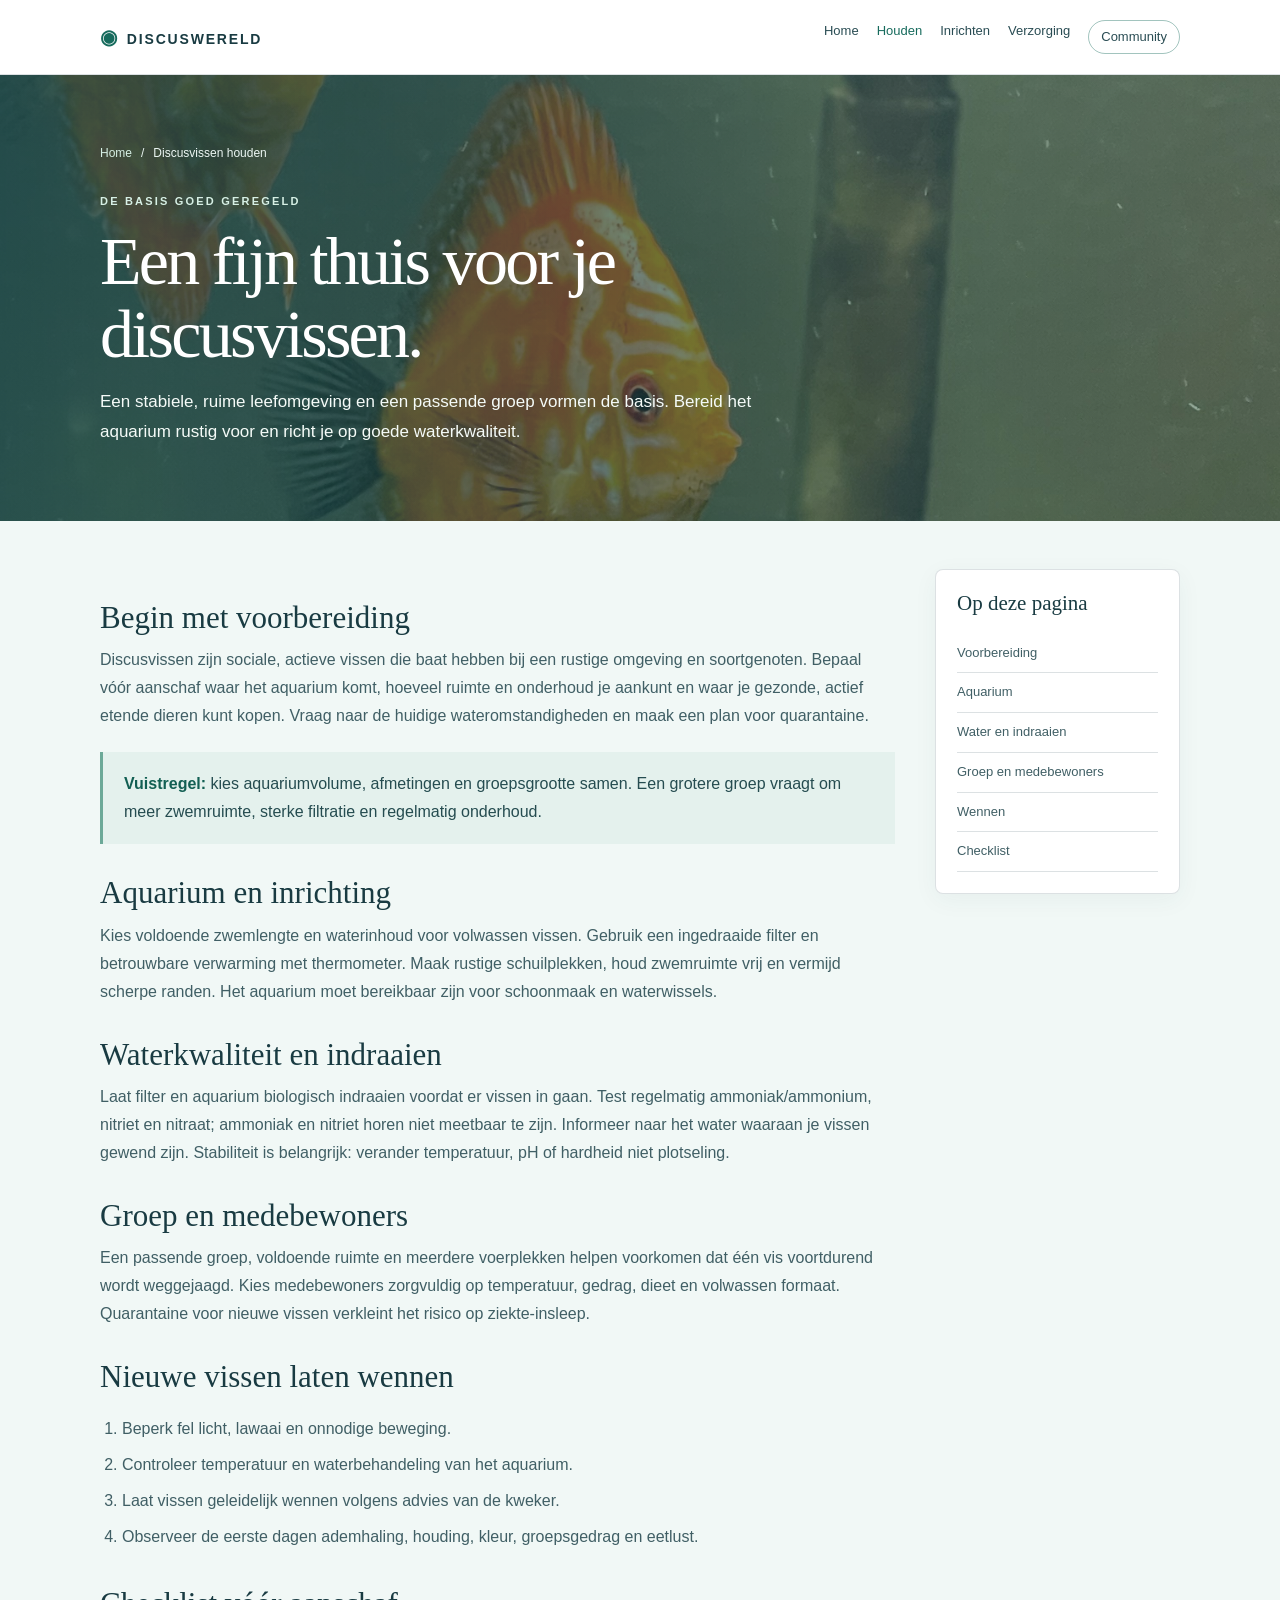
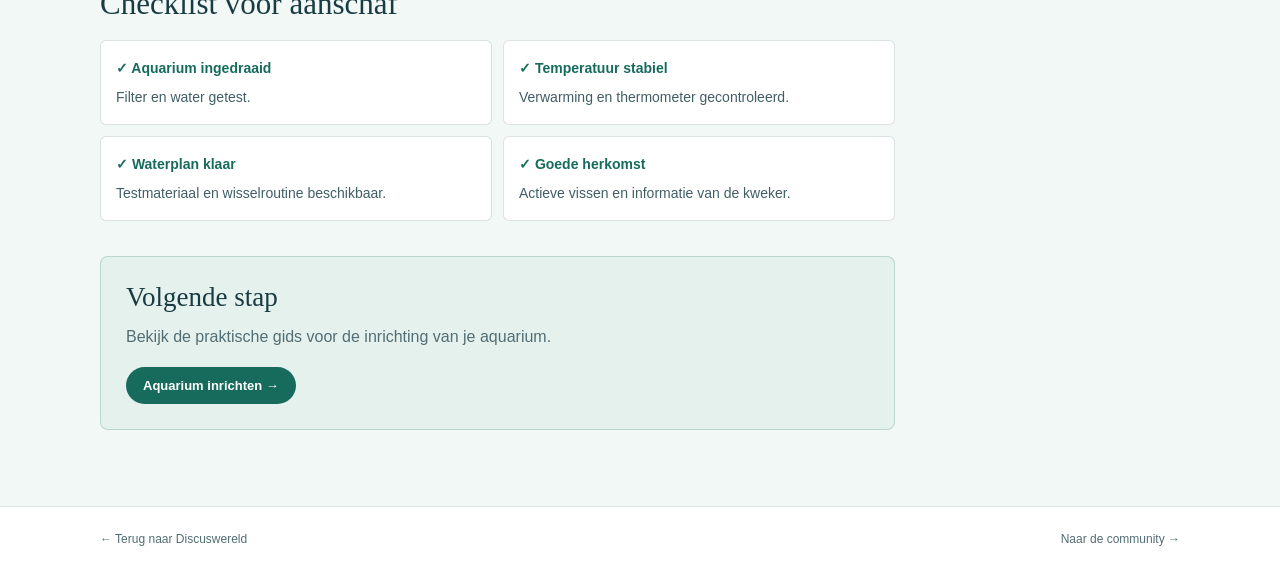
<file: Public/houden.html>
<!DOCTYPE html><html lang="nl"><head><meta charset="utf-8"><meta name="viewport" content="width=device-width, initial-scale=1"><meta name="description" content="Praktische gids voor discusvissen houden: voorbereiding, aquarium, waterkwaliteit, groepsgrootte en wennen."><title>Discusvissen houden — Discuswereld</title><link rel="stylesheet" href="site.css"></head><body><header class="topbar"><nav class="nav wrap"><a class="brand" href="index.html"><b>◉</b>Discuswereld</a><div class="navlinks"><a href="index.html">Home</a><a class="active" href="houden.html">Houden</a><a href="aquarium-inrichten.html">Inrichten</a><a href="verzorging.html">Verzorging</a><a class="join" href="community.html">Community</a></div></nav></header><section class="hero"><div class="wrap"><div class="crumb"><a href="index.html">Home</a> / <span>Discusvissen houden</span></div><div class="eyebrow">De basis goed geregeld</div><h1>Een fijn thuis voor je discusvissen.</h1><p>Een stabiele, ruime leefomgeving en een passende groep vormen de basis. Bereid het aquarium rustig voor en richt je op goede waterkwaliteit.</p></div></section><main><div class="wrap layout"><article class="article"><h2 id="voorbereiding">Begin met voorbereiding</h2><p>Discusvissen zijn sociale, actieve vissen die baat hebben bij een rustige omgeving en soortgenoten. Bepaal vóór aanschaf waar het aquarium komt, hoeveel ruimte en onderhoud je aankunt en waar je gezonde, actief etende dieren kunt kopen. Vraag naar de huidige wateromstandigheden en maak een plan voor quarantaine.</p><div class="callout"><strong>Vuistregel:</strong> kies aquariumvolume, afmetingen en groepsgrootte samen. Een grotere groep vraagt om meer zwemruimte, sterke filtratie en regelmatig onderhoud.</div><h2 id="aquarium">Aquarium en inrichting</h2><p>Kies voldoende zwemlengte en waterinhoud voor volwassen vissen. Gebruik een ingedraaide filter en betrouwbare verwarming met thermometer. Maak rustige schuilplekken, houd zwemruimte vrij en vermijd scherpe randen. Het aquarium moet bereikbaar zijn voor schoonmaak en waterwissels.</p><h2 id="water">Waterkwaliteit en indraaien</h2><p>Laat filter en aquarium biologisch indraaien voordat er vissen in gaan. Test regelmatig ammoniak/ammonium, nitriet en nitraat; ammoniak en nitriet horen niet meetbaar te zijn. Informeer naar het water waaraan je vissen gewend zijn. Stabiliteit is belangrijk: verander temperatuur, pH of hardheid niet plotseling.</p><h2 id="groep">Groep en medebewoners</h2><p>Een passende groep, voldoende ruimte en meerdere voerplekken helpen voorkomen dat één vis voortdurend wordt weggejaagd. Kies medebewoners zorgvuldig op temperatuur, gedrag, dieet en volwassen formaat. Quarantaine voor nieuwe vissen verkleint het risico op ziekte-insleep.</p><h2 id="wennen">Nieuwe vissen laten wennen</h2><ol><li>Beperk fel licht, lawaai en onnodige beweging.</li><li>Controleer temperatuur en waterbehandeling van het aquarium.</li><li>Laat vissen geleidelijk wennen volgens advies van de kweker.</li><li>Observeer de eerste dagen ademhaling, houding, kleur, groepsgedrag en eetlust.</li></ol><h2 id="checklist">Checklist vóór aanschaf</h2><div class="checks"><div class="check"><strong>✓ Aquarium ingedraaid</strong>Filter en water getest.</div><div class="check"><strong>✓ Temperatuur stabiel</strong>Verwarming en thermometer gecontroleerd.</div><div class="check"><strong>✓ Waterplan klaar</strong>Testmateriaal en wisselroutine beschikbaar.</div><div class="check"><strong>✓ Goede herkomst</strong>Actieve vissen en informatie van de kweker.</div></div><div class="related"><h2>Volgende stap</h2><p>Bekijk de praktische gids voor de inrichting van je aquarium.</p><a class="button" href="aquarium-inrichten.html">Aquarium inrichten →</a></div></article><aside class="aside"><h2>Op deze pagina</h2><a href="#voorbereiding">Voorbereiding</a><a href="#aquarium">Aquarium</a><a href="#water">Water en indraaien</a><a href="#groep">Groep en medebewoners</a><a href="#wennen">Wennen</a><a href="#checklist">Checklist</a></aside></div></main><footer><div class="foot wrap"><a href="index.html">← Terug naar Discuswereld</a><a href="community.html">Naar de community →</a></div></footer></body></html>
</file>
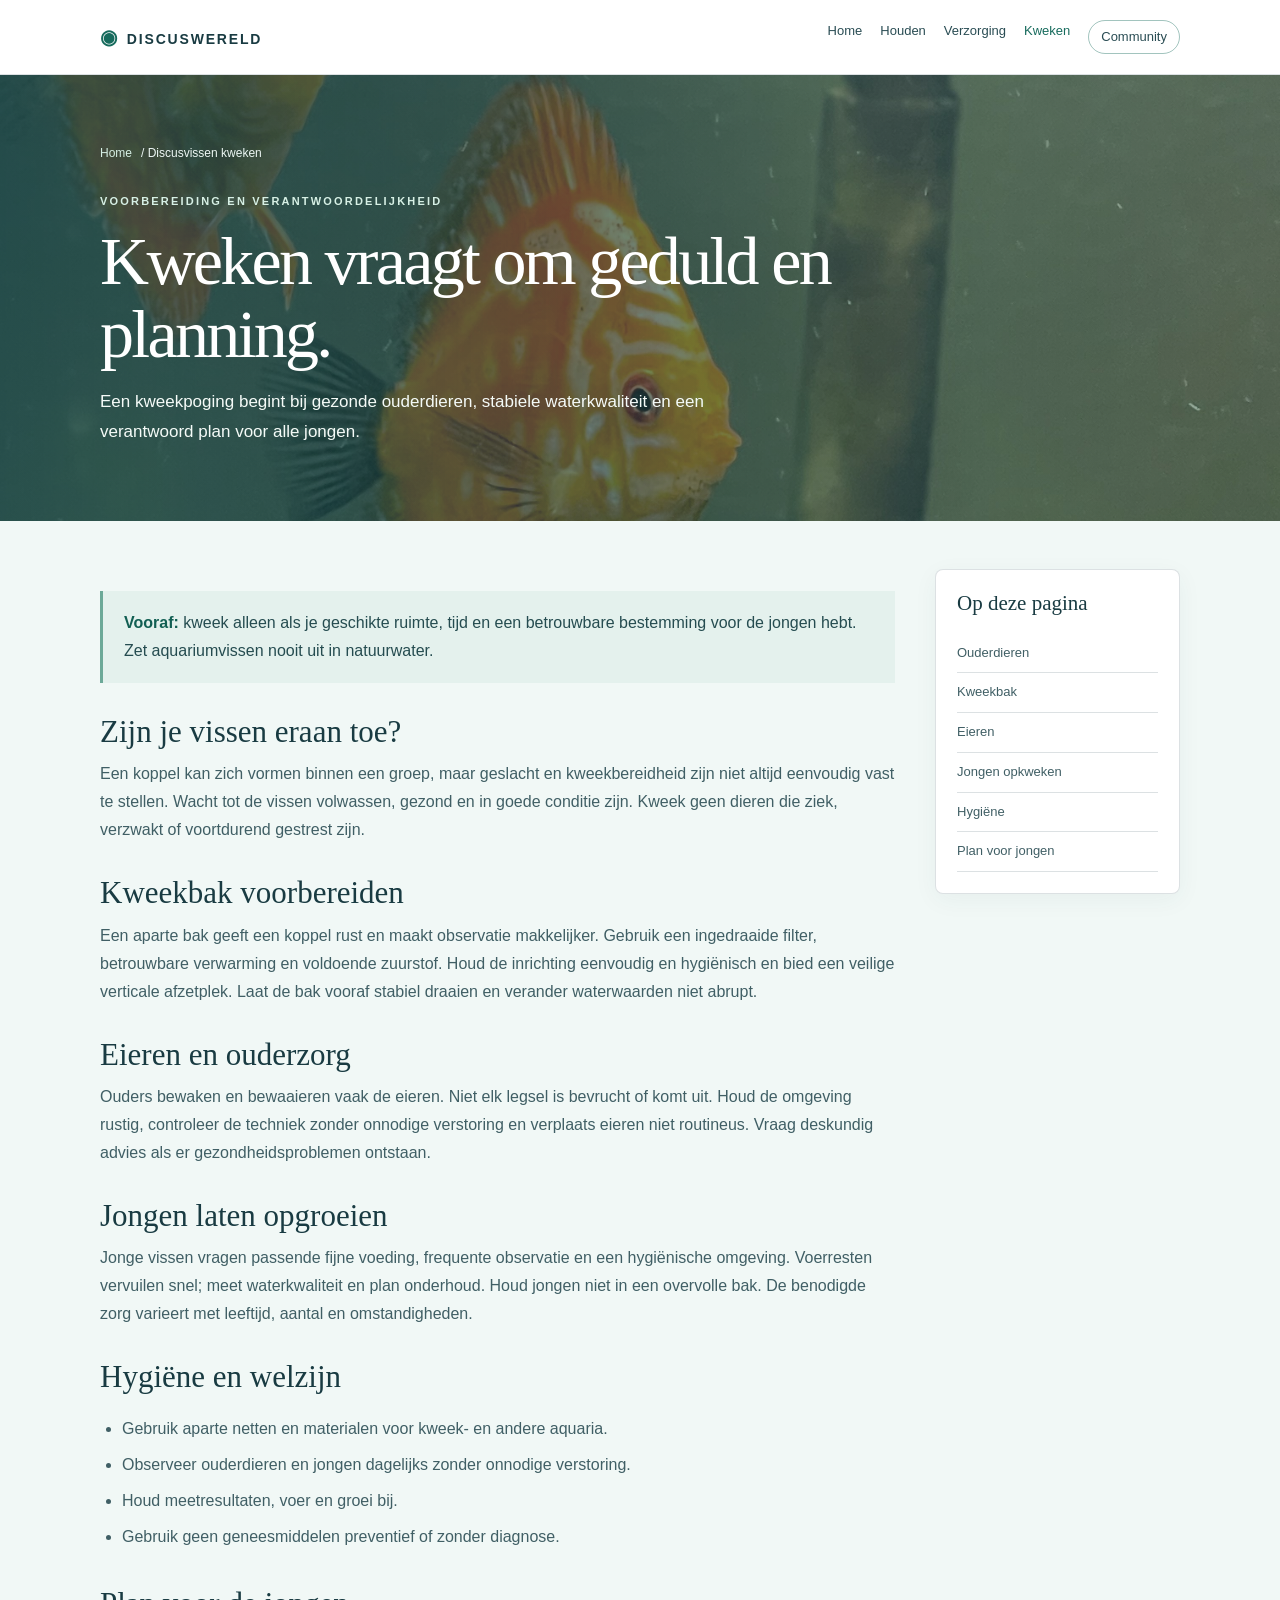
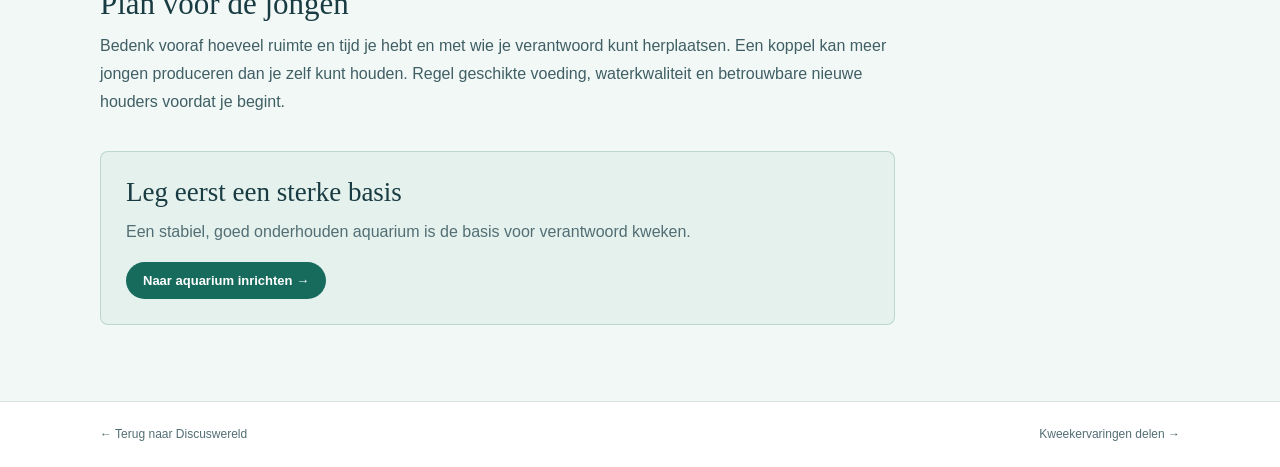
<file: Public/kweken.html>
<!DOCTYPE html><html lang="nl"><head><meta charset="utf-8"><meta name="viewport" content="width=device-width, initial-scale=1"><meta name="description" content="Voorbereiding en verantwoorde basisinformatie over discusvissen kweken, ouderzorg en jongen."><title>Discusvissen kweken — Discuswereld</title><link rel="stylesheet" href="site.css"></head><body><header class="topbar"><nav class="nav wrap"><a class="brand" href="index.html"><b>◉</b>Discuswereld</a><div class="navlinks"><a href="index.html">Home</a><a href="houden.html">Houden</a><a href="verzorging.html">Verzorging</a><a class="active" href="kweken.html">Kweken</a><a class="join" href="community.html">Community</a></div></nav></header><section class="hero"><div class="wrap"><div class="crumb"><a href="index.html">Home</a> / Discusvissen kweken</div><div class="eyebrow">Voorbereiding en verantwoordelijkheid</div><h1>Kweken vraagt om geduld en planning.</h1><p>Een kweekpoging begint bij gezonde ouderdieren, stabiele waterkwaliteit en een verantwoord plan voor alle jongen.</p></div></section><main><div class="wrap layout"><article class="article"><div class="callout"><strong>Vooraf:</strong> kweek alleen als je geschikte ruimte, tijd en een betrouwbare bestemming voor de jongen hebt. Zet aquariumvissen nooit uit in natuurwater.</div><h2 id="geschikt">Zijn je vissen eraan toe?</h2><p>Een koppel kan zich vormen binnen een groep, maar geslacht en kweekbereidheid zijn niet altijd eenvoudig vast te stellen. Wacht tot de vissen volwassen, gezond en in goede conditie zijn. Kweek geen dieren die ziek, verzwakt of voortdurend gestrest zijn.</p><h2 id="bak">Kweekbak voorbereiden</h2><p>Een aparte bak geeft een koppel rust en maakt observatie makkelijker. Gebruik een ingedraaide filter, betrouwbare verwarming en voldoende zuurstof. Houd de inrichting eenvoudig en hygiënisch en bied een veilige verticale afzetplek. Laat de bak vooraf stabiel draaien en verander waterwaarden niet abrupt.</p><h2 id="paaien">Eieren en ouderzorg</h2><p>Ouders bewaken en bewaaieren vaak de eieren. Niet elk legsel is bevrucht of komt uit. Houd de omgeving rustig, controleer de techniek zonder onnodige verstoring en verplaats eieren niet routineus. Vraag deskundig advies als er gezondheidsproblemen ontstaan.</p><h2 id="jongen">Jongen laten opgroeien</h2><p>Jonge vissen vragen passende fijne voeding, frequente observatie en een hygiënische omgeving. Voerresten vervuilen snel; meet waterkwaliteit en plan onderhoud. Houd jongen niet in een overvolle bak. De benodigde zorg varieert met leeftijd, aantal en omstandigheden.</p><h2 id="gezondheid">Hygiëne en welzijn</h2><ul><li>Gebruik aparte netten en materialen voor kweek- en andere aquaria.</li><li>Observeer ouderdieren en jongen dagelijks zonder onnodige verstoring.</li><li>Houd meetresultaten, voer en groei bij.</li><li>Gebruik geen geneesmiddelen preventief of zonder diagnose.</li></ul><h2 id="plan">Plan voor de jongen</h2><p>Bedenk vooraf hoeveel ruimte en tijd je hebt en met wie je verantwoord kunt herplaatsen. Een koppel kan meer jongen produceren dan je zelf kunt houden. Regel geschikte voeding, waterkwaliteit en betrouwbare nieuwe houders voordat je begint.</p><div class="related"><h2>Leg eerst een sterke basis</h2><p>Een stabiel, goed onderhouden aquarium is de basis voor verantwoord kweken.</p><a class="button" href="aquarium-inrichten.html">Naar aquarium inrichten →</a></div></article><aside class="aside"><h2>Op deze pagina</h2><a href="#geschikt">Ouderdieren</a><a href="#bak">Kweekbak</a><a href="#paaien">Eieren</a><a href="#jongen">Jongen opkweken</a><a href="#gezondheid">Hygiëne</a><a href="#plan">Plan voor jongen</a></aside></div></main><footer><div class="foot wrap"><a href="index.html">← Terug naar Discuswereld</a><a href="community.html">Kweekervaringen delen →</a></div></footer></body></html>
</file>
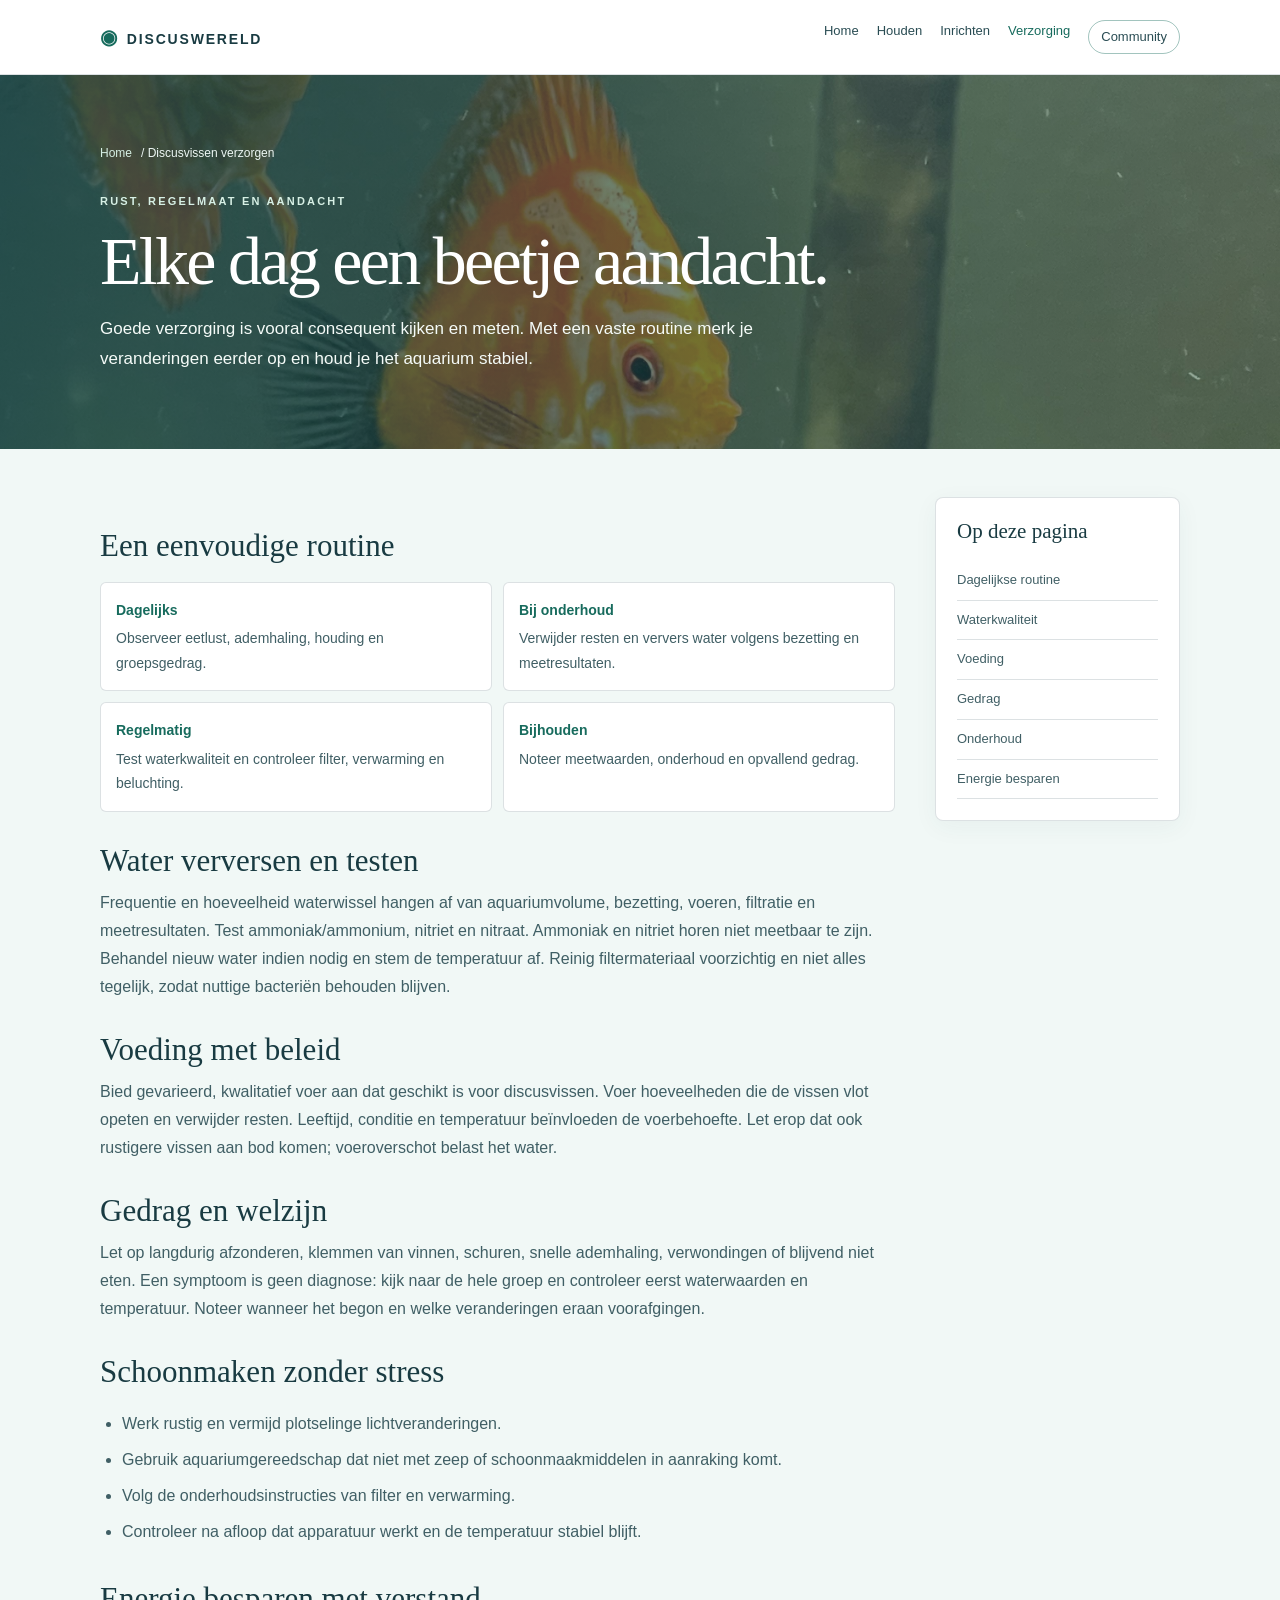
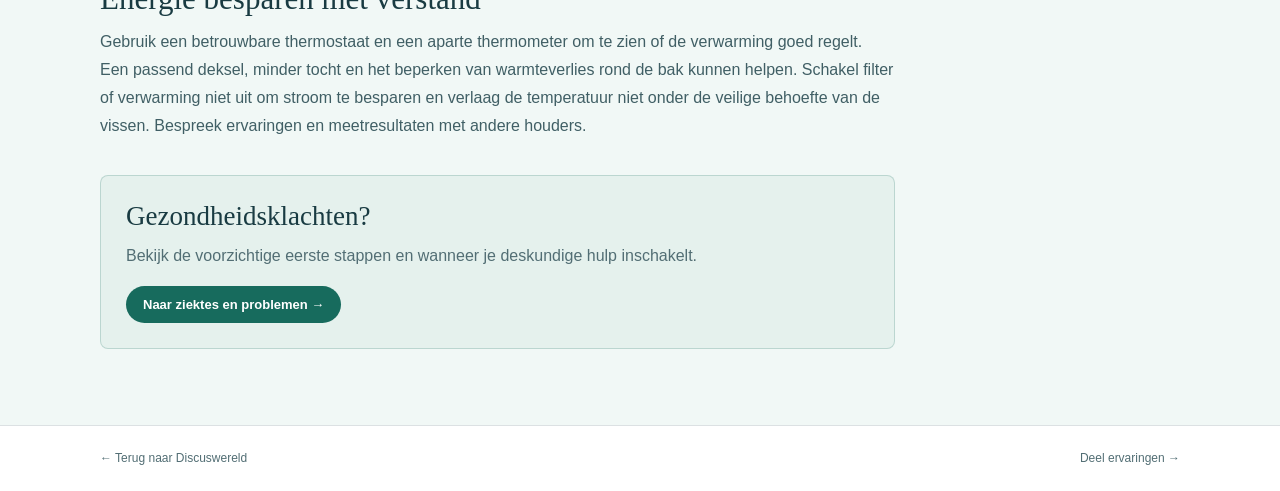
<file: Public/verzorging.html>
<!DOCTYPE html><html lang="nl"><head><meta charset="utf-8"><meta name="viewport" content="width=device-width, initial-scale=1"><meta name="description" content="Dagelijkse verzorging van discusvissen: waterwissels, voeren, observeren, onderhoud en energiezuinige routines."><title>Discusvissen verzorgen — Discuswereld</title><link rel="stylesheet" href="site.css"></head><body><header class="topbar"><nav class="nav wrap"><a class="brand" href="index.html"><b>◉</b>Discuswereld</a><div class="navlinks"><a href="index.html">Home</a><a href="houden.html">Houden</a><a href="aquarium-inrichten.html">Inrichten</a><a class="active" href="verzorging.html">Verzorging</a><a class="join" href="community.html">Community</a></div></nav></header><section class="hero"><div class="wrap"><div class="crumb"><a href="index.html">Home</a> / Discusvissen verzorgen</div><div class="eyebrow">Rust, regelmaat en aandacht</div><h1>Elke dag een beetje aandacht.</h1><p>Goede verzorging is vooral consequent kijken en meten. Met een vaste routine merk je veranderingen eerder op en houd je het aquarium stabiel.</p></div></section><main><div class="wrap layout"><article class="article"><h2 id="routine">Een eenvoudige routine</h2><div class="checks"><div class="check"><strong>Dagelijks</strong>Observeer eetlust, ademhaling, houding en groepsgedrag.</div><div class="check"><strong>Bij onderhoud</strong>Verwijder resten en ververs water volgens bezetting en meetresultaten.</div><div class="check"><strong>Regelmatig</strong>Test waterkwaliteit en controleer filter, verwarming en beluchting.</div><div class="check"><strong>Bijhouden</strong>Noteer meetwaarden, onderhoud en opvallend gedrag.</div></div><h2 id="water">Water verversen en testen</h2><p>Frequentie en hoeveelheid waterwissel hangen af van aquariumvolume, bezetting, voeren, filtratie en meetresultaten. Test ammoniak/ammonium, nitriet en nitraat. Ammoniak en nitriet horen niet meetbaar te zijn. Behandel nieuw water indien nodig en stem de temperatuur af. Reinig filtermateriaal voorzichtig en niet alles tegelijk, zodat nuttige bacteriën behouden blijven.</p><h2 id="voeding">Voeding met beleid</h2><p>Bied gevarieerd, kwalitatief voer aan dat geschikt is voor discusvissen. Voer hoeveelheden die de vissen vlot opeten en verwijder resten. Leeftijd, conditie en temperatuur beïnvloeden de voerbehoefte. Let erop dat ook rustigere vissen aan bod komen; voeroverschot belast het water.</p><h2 id="gedrag">Gedrag en welzijn</h2><p>Let op langdurig afzonderen, klemmen van vinnen, schuren, snelle ademhaling, verwondingen of blijvend niet eten. Een symptoom is geen diagnose: kijk naar de hele groep en controleer eerst waterwaarden en temperatuur. Noteer wanneer het begon en welke veranderingen eraan voorafgingen.</p><h2 id="onderhoud">Schoonmaken zonder stress</h2><ul><li>Werk rustig en vermijd plotselinge lichtveranderingen.</li><li>Gebruik aquariumgereedschap dat niet met zeep of schoonmaakmiddelen in aanraking komt.</li><li>Volg de onderhoudsinstructies van filter en verwarming.</li><li>Controleer na afloop dat apparatuur werkt en de temperatuur stabiel blijft.</li></ul><h2 id="energie">Energie besparen met verstand</h2><p>Gebruik een betrouwbare thermostaat en een aparte thermometer om te zien of de verwarming goed regelt. Een passend deksel, minder tocht en het beperken van warmteverlies rond de bak kunnen helpen. Schakel filter of verwarming niet uit om stroom te besparen en verlaag de temperatuur niet onder de veilige behoefte van de vissen. Bespreek ervaringen en meetresultaten met andere houders.</p><div class="related"><h2>Gezondheidsklachten?</h2><p>Bekijk de voorzichtige eerste stappen en wanneer je deskundige hulp inschakelt.</p><a class="button" href="ziektes-problemen.html">Naar ziektes en problemen →</a></div></article><aside class="aside"><h2>Op deze pagina</h2><a href="#routine">Dagelijkse routine</a><a href="#water">Waterkwaliteit</a><a href="#voeding">Voeding</a><a href="#gedrag">Gedrag</a><a href="#onderhoud">Onderhoud</a><a href="#energie">Energie besparen</a></aside></div></main><footer><div class="foot wrap"><a href="index.html">← Terug naar Discuswereld</a><a href="community.html">Deel ervaringen →</a></div></footer></body></html>
</file>
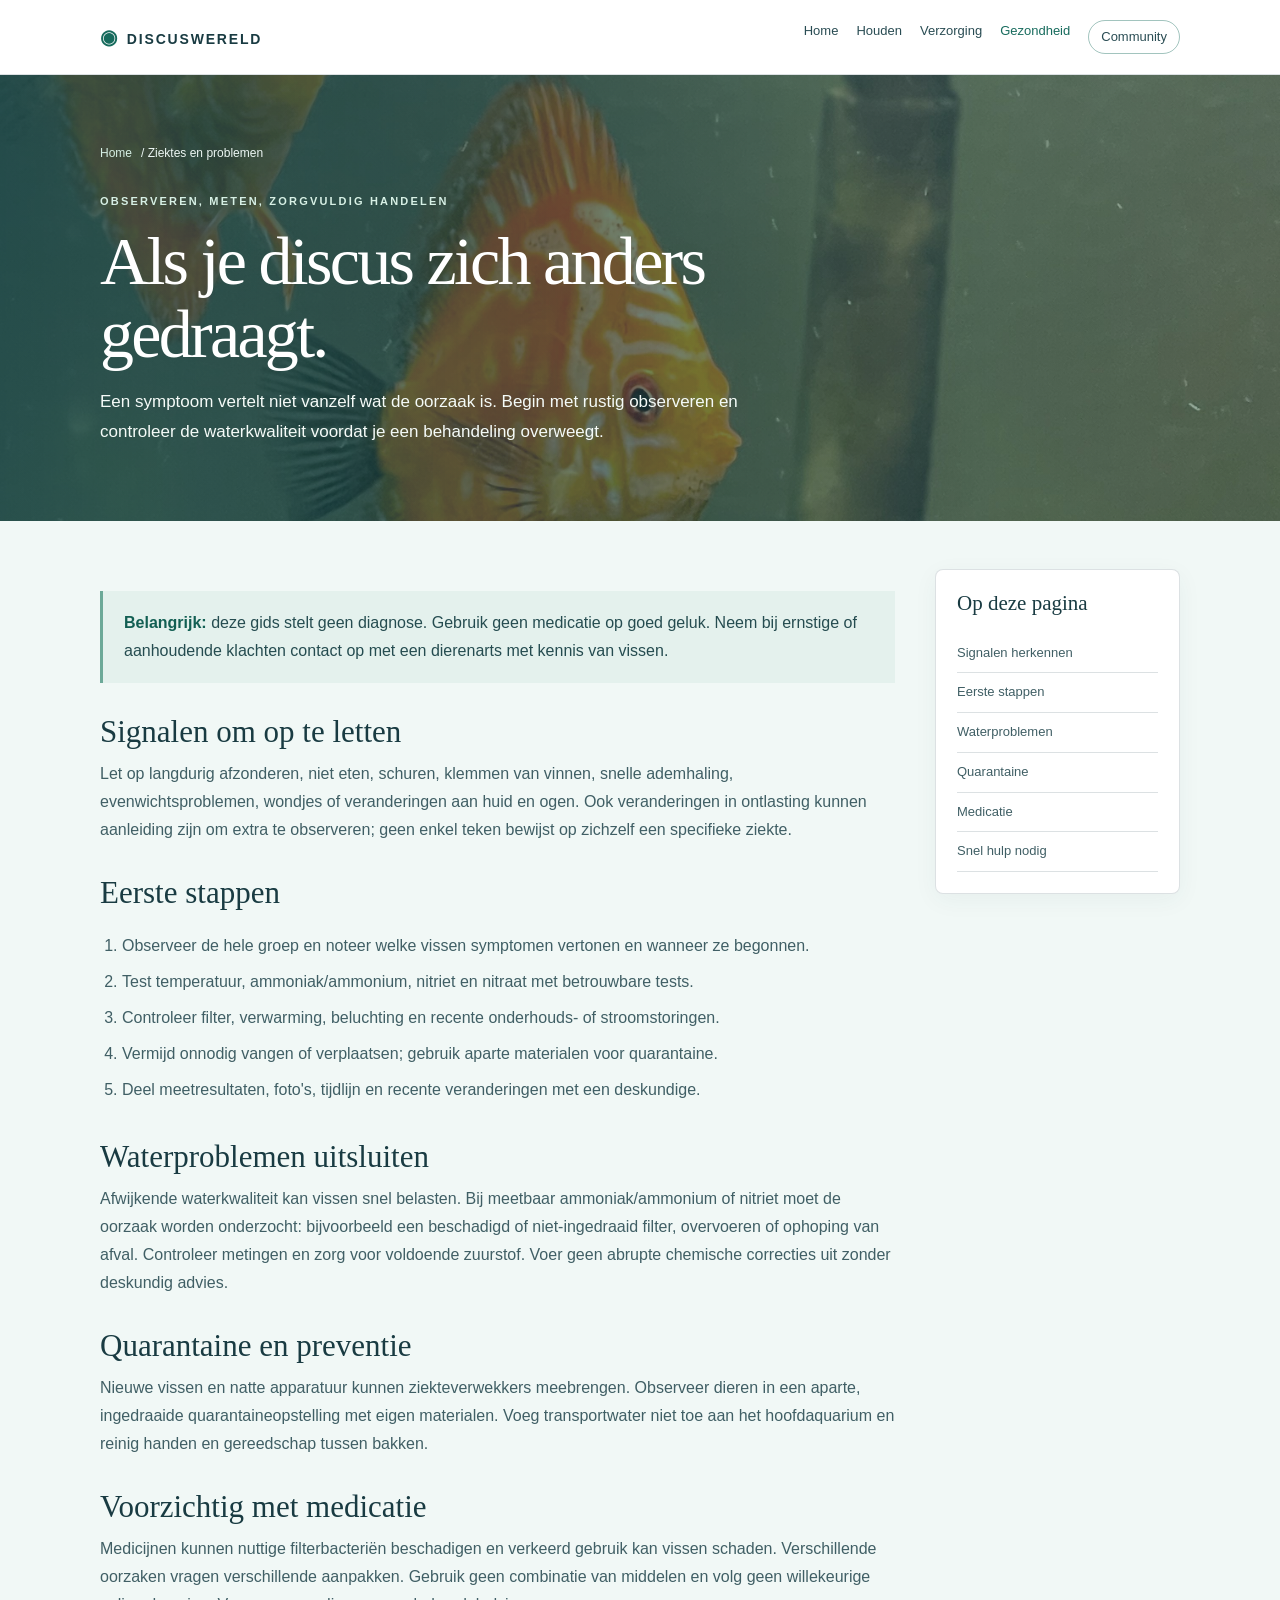
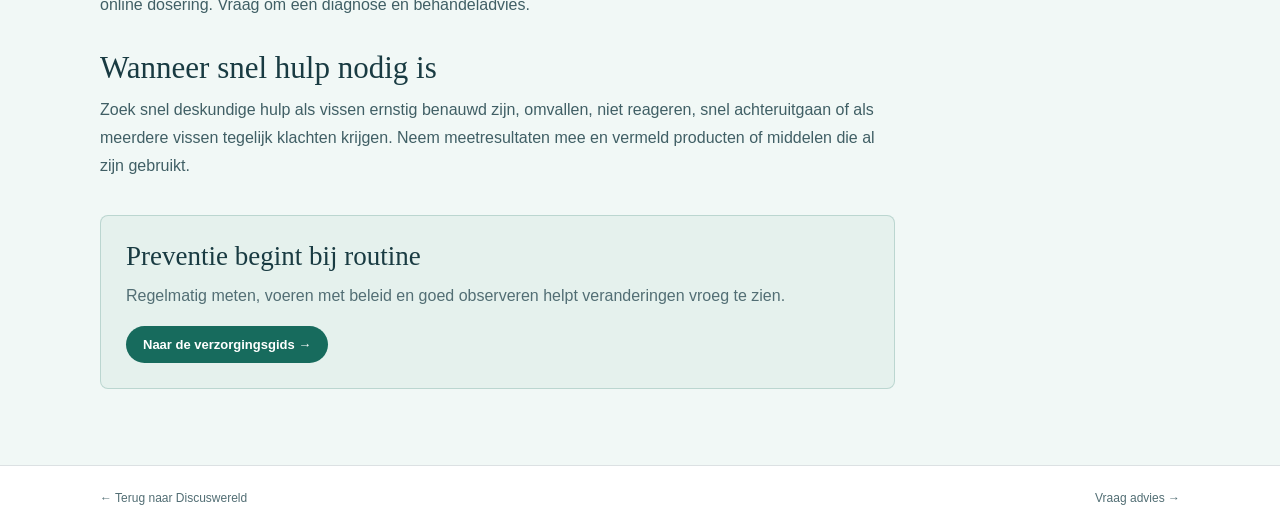
<file: Public/ziektes-problemen.html>
<!DOCTYPE html><html lang="nl"><head><meta charset="utf-8"><meta name="viewport" content="width=device-width, initial-scale=1"><meta name="description" content="Signalen van ziekte bij discusvissen herkennen, water controleren en verantwoord deskundige hulp inschakelen."><title>Ziektes en problemen — Discuswereld</title><link rel="stylesheet" href="site.css"></head><body><header class="topbar"><nav class="nav wrap"><a class="brand" href="index.html"><b>◉</b>Discuswereld</a><div class="navlinks"><a href="index.html">Home</a><a href="houden.html">Houden</a><a href="verzorging.html">Verzorging</a><a class="active" href="ziektes-problemen.html">Gezondheid</a><a class="join" href="community.html">Community</a></div></nav></header><section class="hero"><div class="wrap"><div class="crumb"><a href="index.html">Home</a> / Ziektes en problemen</div><div class="eyebrow">Observeren, meten, zorgvuldig handelen</div><h1>Als je discus zich anders gedraagt.</h1><p>Een symptoom vertelt niet vanzelf wat de oorzaak is. Begin met rustig observeren en controleer de waterkwaliteit voordat je een behandeling overweegt.</p></div></section><main><div class="wrap layout"><article class="article"><div class="callout"><strong>Belangrijk:</strong> deze gids stelt geen diagnose. Gebruik geen medicatie op goed geluk. Neem bij ernstige of aanhoudende klachten contact op met een dierenarts met kennis van vissen.</div><h2 id="signalen">Signalen om op te letten</h2><p>Let op langdurig afzonderen, niet eten, schuren, klemmen van vinnen, snelle ademhaling, evenwichtsproblemen, wondjes of veranderingen aan huid en ogen. Ook veranderingen in ontlasting kunnen aanleiding zijn om extra te observeren; geen enkel teken bewijst op zichzelf een specifieke ziekte.</p><h2 id="eerste-stappen">Eerste stappen</h2><ol><li>Observeer de hele groep en noteer welke vissen symptomen vertonen en wanneer ze begonnen.</li><li>Test temperatuur, ammoniak/ammonium, nitriet en nitraat met betrouwbare tests.</li><li>Controleer filter, verwarming, beluchting en recente onderhouds- of stroomstoringen.</li><li>Vermijd onnodig vangen of verplaatsen; gebruik aparte materialen voor quarantaine.</li><li>Deel meetresultaten, foto's, tijdlijn en recente veranderingen met een deskundige.</li></ol><h2 id="water">Waterproblemen uitsluiten</h2><p>Afwijkende waterkwaliteit kan vissen snel belasten. Bij meetbaar ammoniak/ammonium of nitriet moet de oorzaak worden onderzocht: bijvoorbeeld een beschadigd of niet-ingedraaid filter, overvoeren of ophoping van afval. Controleer metingen en zorg voor voldoende zuurstof. Voer geen abrupte chemische correcties uit zonder deskundig advies.</p><h2 id="quarantaine">Quarantaine en preventie</h2><p>Nieuwe vissen en natte apparatuur kunnen ziekteverwekkers meebrengen. Observeer dieren in een aparte, ingedraaide quarantaineopstelling met eigen materialen. Voeg transportwater niet toe aan het hoofdaquarium en reinig handen en gereedschap tussen bakken.</p><h2 id="medicatie">Voorzichtig met medicatie</h2><p>Medicijnen kunnen nuttige filterbacteriën beschadigen en verkeerd gebruik kan vissen schaden. Verschillende oorzaken vragen verschillende aanpakken. Gebruik geen combinatie van middelen en volg geen willekeurige online dosering. Vraag om een diagnose en behandeladvies.</p><h2 id="spoed">Wanneer snel hulp nodig is</h2><p>Zoek snel deskundige hulp als vissen ernstig benauwd zijn, omvallen, niet reageren, snel achteruitgaan of als meerdere vissen tegelijk klachten krijgen. Neem meetresultaten mee en vermeld producten of middelen die al zijn gebruikt.</p><div class="related"><h2>Preventie begint bij routine</h2><p>Regelmatig meten, voeren met beleid en goed observeren helpt veranderingen vroeg te zien.</p><a class="button" href="verzorging.html">Naar de verzorgingsgids →</a></div></article><aside class="aside"><h2>Op deze pagina</h2><a href="#signalen">Signalen herkennen</a><a href="#eerste-stappen">Eerste stappen</a><a href="#water">Waterproblemen</a><a href="#quarantaine">Quarantaine</a><a href="#medicatie">Medicatie</a><a href="#spoed">Snel hulp nodig</a></aside></div></main><footer><div class="foot wrap"><a href="index.html">← Terug naar Discuswereld</a><a href="community.html">Vraag advies →</a></div></footer></body></html>
</file>
<file: Public/site.css>
/* Discuswereld: zachte waterkleuren, leesbaar contrast en toegankelijke navigatie. */
:root{color-scheme:light;--ink:#193b42;--muted:#526e74;--deep:#f1f8f6;--panel:#fff;--mint:#176b5d;--coral:#a65335;--line:rgba(25,59,66,.15);--serif:Georgia,'Times New Roman',serif;--sans:'Avenir Next',Avenir,'Segoe UI',sans-serif}*{box-sizing:border-box}html{scroll-behavior:smooth;scroll-padding-top:20px}body{margin:0;background:var(--deep);color:var(--ink);font:16px/1.75 var(--sans)}a{color:inherit;text-decoration:none}.wrap{width:min(1080px,calc(100% - 44px));margin:auto}.topbar{position:relative;z-index:10;border-bottom:1px solid var(--line);background:rgba(255,255,255,.97)}.nav{min-height:74px;display:flex;align-items:center;justify-content:space-between;gap:22px}.brand{font-size:14px;font-weight:750;letter-spacing:.13em;text-transform:uppercase;white-space:nowrap}.brand b,.brand-mark{color:var(--mint);font-size:20px;margin-right:8px}.navlinks{display:flex;flex-wrap:wrap;justify-content:flex-end;gap:18px;color:#294c53;font-size:13px}.navlinks a:hover,.navlinks .active{color:var(--mint)}.navlinks .join{padding:5px 12px;border:1px solid rgba(23,107,93,.4);border-radius:999px}.nav-menu{position:relative}.nav-menu summary{list-style:none;cursor:pointer;padding:7px 13px;border:1px solid rgba(23,107,93,.4);border-radius:999px;color:#24545b;font-weight:700}.nav-menu summary::-webkit-details-marker{display:none}.nav-menu summary:after{content:'⌄';padding-left:8px}.nav-menu[open] summary:after{content:'⌃'}.nav-menu[open] .nav-menu-items{position:absolute;right:0;top:calc(100% + 8px);min-width:210px;padding:8px;background:#fff;border:1px solid var(--line);border-radius:9px;box-shadow:0 10px 28px rgba(31,71,71,.14);display:grid;gap:2px}.nav-menu-items a{display:block;padding:9px 11px;border-radius:5px}.nav-menu-items a:hover,.nav-menu-items a:focus-visible{background:#e8f4f0;color:var(--mint)}.hero{padding:68px 0 58px;background:linear-gradient(90deg,rgba(24,72,76,.82),rgba(24,72,76,.42)),url('./images/WhatsApp%20Image%202026-10-30%20at%2021.24.17%20(2).jpeg') center 43%/cover;color:#fff}.hero .eyebrow{color:#d7f0e5}.hero h1,.hero h2,.hero p{color:#fff}.eyebrow{color:var(--mint);font-size:11px;font-weight:700;letter-spacing:.2em;text-transform:uppercase}h1,h2,h3,p{margin-top:0}h1{max-width:760px;margin:14px 0 16px;font:400 clamp(42px,6vw,68px)/1.07 var(--serif);letter-spacing:-.04em}.hero p{max-width:680px;color:#f5fbf8;font-size:17px}.crumb{display:flex;gap:9px;color:#edf7f4;font-size:12px;margin-bottom:28px}.crumb a,.textlink{color:#d7f0e5}main{padding:48px 0 76px}.layout{display:grid;grid-template-columns:minmax(0,1fr) 245px;gap:40px}.article h2{margin:30px 0 10px;font:400 31px/1.2 var(--serif)}.article h3{margin:20px 0 8px;font:400 22px/1.25 var(--serif)}.article p,.article li{color:#405f65}.article ul,.article ol{padding-left:22px}.article li{padding:4px 0}.callout{margin:22px 0;padding:18px 21px;border-left:3px solid #6ca998;background:#e4f1ed;color:#254c50}.callout strong{color:#125f53}.aside{align-self:start;position:sticky;top:20px;padding:21px;border:1px solid var(--line);background:#fff;border-radius:8px;box-shadow:0 6px 24px rgba(31,71,71,.05)}.aside h2{font:400 21px var(--serif)}.aside a{display:block;padding:8px 0;border-bottom:1px solid var(--line);color:#405f65;font-size:13px}.aside a:hover{color:var(--mint)}.checks,.factors{display:grid;grid-template-columns:1fr 1fr;gap:11px;margin:18px 0}.check,.factor{padding:15px;border:1px solid var(--line);background:#fff;border-radius:6px;color:#405f65;font-size:14px}.check strong,.factor strong{display:block;color:#176b5d;margin-bottom:4px}.related,.community-callout{margin-top:35px;padding:25px;border:1px solid rgba(23,107,93,.2);background:#e5f1ed;border-radius:8px}.related h2,.community-callout h2{margin:0 0 10px;font:400 27px var(--serif);color:var(--ink)}.related p,.community-callout p{color:#526e74}.button{display:inline-flex;align-items:center;justify-content:center;padding:11px 17px;border:0;border-radius:999px;background:#176b5d;color:#fff;font:700 13px var(--sans);cursor:pointer}.button:hover{background:#10594d}button:disabled{opacity:.55;cursor:not-allowed}footer{padding:22px 0;border-top:1px solid var(--line);background:#fff;color:#526e74;font-size:12px}.foot,.footer-inner{display:flex;justify-content:space-between;gap:15px}.home-hero{min-height:620px;padding:120px 0 65px;background:linear-gradient(90deg,rgba(24,72,76,.82),rgba(24,72,76,.38)),url('./images/WhatsApp%20Image%202026-10-30%20at%2021.24.17%20(1).jpeg') center 43%/cover;color:#fff;display:flex;align-items:center}.home-copy{max-width:640px}.home-copy h1{font-size:clamp(50px,7vw,80px);color:#fff}.home-copy h1 em{color:#d7f0e5}.home-copy .eyebrow{color:#d7f0e5}.home-copy .hero-copy{color:#f5fbf8}.actions{display:flex;gap:12px;flex-wrap:wrap;margin-top:24px}.button-outline{background:rgba(255,255,255,.12);border:1px solid rgba(255,255,255,.8);color:#fff}.intro-strip{border-block:1px solid var(--line);background:#fff}.strip-grid{display:grid;grid-template-columns:repeat(3,1fr);padding:22px 0}.strip-item{padding:3px 22px;border-right:1px solid var(--line)}.strip-item:first-child{padding-left:0}.strip-item:last-child{border:0}.strip-item strong{display:block;color:#176b5d;font:400 18px var(--serif)}.strip-item span{color:#526e74;font-size:12px}.content-section{padding:72px 0}.section-heading{display:flex;justify-content:space-between;align-items:end;gap:25px;margin-bottom:28px}.section-heading h2{max-width:600px;margin:10px 0 0;font:400 clamp(34px,4vw,47px)/1.13 var(--serif)}.section-note{max-width:350px;color:#526e74;font-size:14px}.cards{display:grid;grid-template-columns:repeat(3,1fr);gap:14px}.card{padding:22px;border:1px solid var(--line);border-radius:8px;background:#fff;box-shadow:0 5px 20px rgba(31,71,71,.05);transition:transform .2s,border-color .2s}.card:hover{transform:translateY(-3px);border-color:#6ca998}.card-number{color:#a65335;font:14px var(--serif)}.card h3{margin:18px 0 8px;font:400 23px var(--serif)}.card p{color:#526e74;font-size:13px}.card-link{color:#176b5d;font-size:12px;font-weight:700}.gallery-section{padding:62px 0;background:#e5f1ed}.gallery-grid{display:grid;grid-template-columns:1.25fr 1fr 1fr;grid-template-rows:210px;gap:13px}.gallery-figure{position:relative;overflow:hidden;margin:0;background:#c9dfd9;border-radius:8px}.gallery-figure img{width:100%;height:100%;object-fit:cover;display:block}.gallery-figure figcaption{position:absolute;inset:auto 0 0;padding:26px 15px 11px;background:linear-gradient(transparent,rgba(0,0,0,.72));color:#fff;font:16px var(--serif)}.community-callout{background:#fff}.rules{padding-left:22px}.rules li{margin:7px 0;color:#405f65}.form-card{padding:22px;background:#fff;border:1px solid var(--line);border-radius:8px;box-shadow:0 6px 22px rgba(31,71,71,.05)}label{display:block;margin:12px 0 5px;color:#284c52;font-size:14px}input,textarea,select{width:100%;padding:11px 12px;border:1px solid rgba(25,59,66,.28);border-radius:5px;background:#fff;color:#193b42;font:inherit}input::placeholder,textarea::placeholder{color:#667f83;opacity:1}input:focus,textarea:focus,select:focus{outline:2px solid #70b8a5;outline-offset:1px}.consent{display:flex;gap:10px;align-items:flex-start;margin:18px 0;color:#405f65;font-size:14px}.consent input{width:auto;margin-top:6px;accent-color:#176b5d}.notice,.small{font-size:13px;color:#526e74}.status{color:#294c53}.status.error{color:#8b342c}.community-feed{display:grid;gap:14px;margin:20px 0}.post{padding:18px;background:#fff;border:1px solid var(--line);border-radius:8px}.post-meta{display:flex;justify-content:space-between;gap:12px;color:#526e74;font-size:12px}.post h3{margin:7px 0;font:400 21px var(--serif)}.post-body{white-space:pre-wrap;overflow-wrap:anywhere;color:#405f65}.energy-note{padding:18px;background:#fff4e8;border-left:3px solid #d88a4b;border-radius:5px;color:#66451f}
@media(max-width:850px){.layout{grid-template-columns:1fr;gap:25px}.aside{position:static;order:-1}.nav{min-height:68px}.navlinks{gap:10px 14px}.cards{grid-template-columns:repeat(2,1fr)}}
@media(max-width:600px){.wrap{width:calc(100% - 34px)}.nav{align-items:center}.navlinks{gap:8px}.navlinks>a{font-size:12px}.hero{padding:48px 0}.home-hero{min-height:570px;padding:100px 0 55px;background-position:57% center}.home-copy h1{font-size:50px}.strip-grid{grid-template-columns:1fr;gap:13px}.strip-item,.strip-item:first-child{border:0;padding:0}.content-section{padding:58px 0}.section-heading{display:block}.section-note{margin-top:14px}.cards{grid-template-columns:1fr}.gallery-grid{grid-template-columns:1fr 1fr;grid-template-rows:170px 170px}.gallery-figure:first-child{grid-column:1/-1}.checks,.factors{grid-template-columns:1fr}.foot,.footer-inner{flex-direction:column}}
@media(prefers-reduced-motion:reduce){*,*::before,*::after{scroll-behavior:auto!important;transition-duration:.01ms!important}}
</file>
